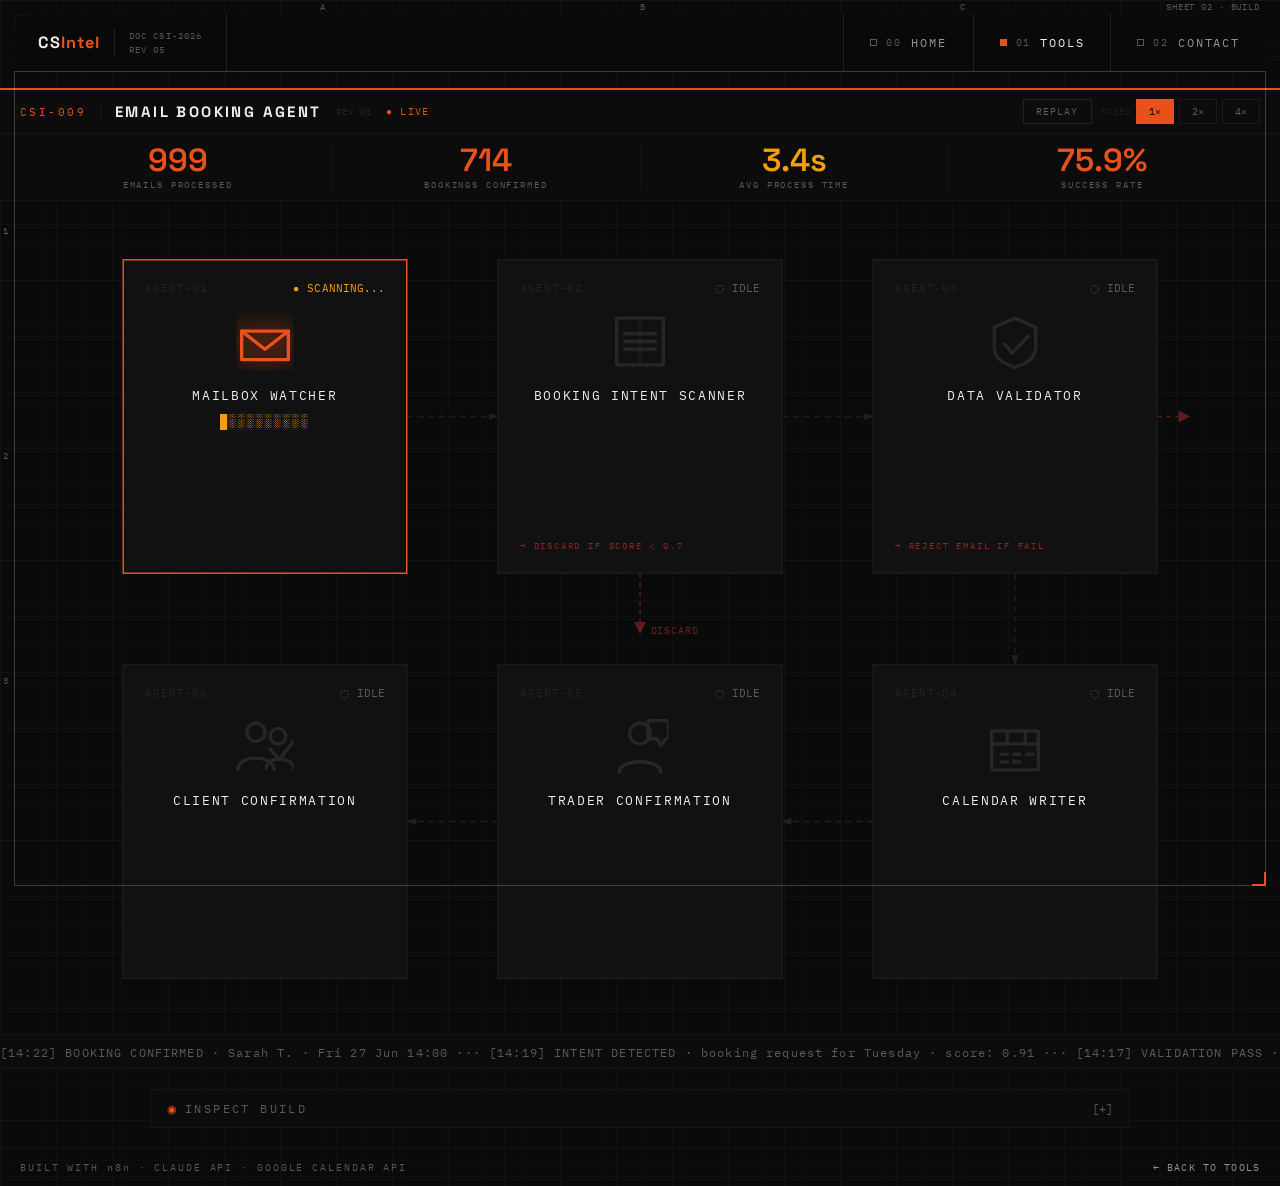
<file: email-booking-tool.html>
<!DOCTYPE html>
<html lang="en">
<head>
  <meta charset="UTF-8">
  <meta name="viewport" content="width=device-width, initial-scale=1.0">
  <meta name="theme-color" content="#0A0A0A">
  <title>CSIntel — Email Booking Agent | Build Visualisation</title>
  <meta name="description" content="A live build visualisation of CSIntel's n8n email-booking pipeline — six agents from inbox watch to dual confirmation, classified by Claude and written to Google Calendar.">
  <link rel="canonical" href="https://csintel.co.uk/email-booking-tool.html">

  <meta property="og:type" content="website">
  <meta property="og:title" content="CSIntel — Email Booking Agent | Build Visualisation">
  <meta property="og:description" content="Watch the six-agent n8n email-booking pipeline play out in real time — intent detection, validation, calendar write, dual confirmation.">
  <meta property="og:image" content="https://csintel.co.uk/assets/og-image.png">
  <meta property="og:url" content="https://csintel.co.uk/email-booking-tool.html">
  <meta name="twitter:card" content="summary_large_image">

  <link rel="preconnect" href="https://fonts.googleapis.com">
  <link rel="preconnect" href="https://fonts.gstatic.com" crossorigin>
  <link href="https://fonts.googleapis.com/css2?family=IBM+Plex+Mono:wght@400;500;600&family=Space+Grotesk:wght@400;500;600;700&display=swap" rel="stylesheet">
  <link rel="stylesheet" href="css/main.css">

  <style>
    /* ════════════════════════════════════════════════
       EMAIL BOOKING AGENT — build visualisation
       Page-specific styles. Brand-remapped from the
       green handoff to CSIntel orange/amber/cyan/red.
       ════════════════════════════════════════════════ */
    .eb-app {
      --eb-on:    var(--accent);          /* active / complete / live (orange) */
      --eb-amber: var(--amber);           /* processing */
      --eb-cyan:  #00C8FF;                /* data in transit (kept) */
      --eb-red:   #FF3B3B;                /* rejected branch (kept) */
      --eb-card:  #111111;
      --eb-raise: #0C0C0C;
      --eb-scale: 1;                      /* pipeline zoom — scaled up on wider screens */
      font-family: var(--mono);
      min-height: calc(100vh - var(--nav-h) - var(--frame));
      padding-top: calc(var(--nav-h) + var(--frame) + 16px);
      background-image: url("data:image/svg+xml,%3Csvg xmlns='http://www.w3.org/2000/svg' width='40' height='40'%3E%3Cpath d='M 40 0 L 0 0 0 40' fill='none' stroke='%231A1A1A' stroke-width='0.5'/%3E%3C/svg%3E");
    }

    /* ── 1. Control bar (header strip) ── */
    .eb-bar {
      position: sticky;
      top: calc(var(--nav-h) + var(--frame));
      z-index: 80;
      border-top: 2px solid var(--eb-on);
      border-bottom: 1px solid #161616;
      background: var(--eb-raise);
      padding: 9px 20px;
      display: flex;
      justify-content: space-between;
      align-items: center;
      flex-wrap: wrap;
      gap: 10px;
    }
    .eb-bar-left { display: flex; align-items: center; gap: 14px; flex-wrap: wrap; }
    .eb-bar-ref { color: var(--eb-on); font-size: 9px; letter-spacing: .22em; }
    .eb-bar-div { width: 1px; height: 12px; background: #1E1E1E; }
    .eb-bar-title { font-family: var(--sans); font-weight: 700; font-size: 12px; color: var(--text); letter-spacing: .16em; }
    .eb-bar-rev { font-size: 8px; color: #252525; letter-spacing: .12em; }
    .eb-bar-live { font-size: 8px; color: var(--eb-on); letter-spacing: .12em; animation: ebLiveBlink 1.5s ease-in-out infinite; }
    .eb-bar-right { display: flex; align-items: center; gap: 5px; }
    .eb-btn {
      font-family: var(--mono);
      background: transparent;
      border: 1px solid #222;
      color: #5A5A5A;
      font-size: 7.5px;
      letter-spacing: .12em;
      padding: 4px 10px;
      cursor: pointer;
      transition: border-color .2s, color .2s, background .2s;
    }
    .eb-btn:hover { border-color: #3A3A3A; color: var(--text-muted); }
    .eb-speed-label { font-size: 7px; color: #1E1E1E; letter-spacing: .12em; margin-left: 4px; }
    .eb-speed {
      font-family: var(--mono);
      background: transparent;
      border: 1px solid #1A1A1A;
      color: #5A5A5A;
      font-size: 7.5px;
      padding: 4px 9px;
      cursor: pointer;
      transition: background .2s, border-color .2s, color .2s;
    }
    .eb-speed:hover { border-color: #3A3A3A; color: var(--text-muted); }
    .eb-speed.active { background: var(--eb-on); border-color: var(--eb-on); color: #0A0A0A; }

    /* ── 2. Metrics bar ── */
    .eb-metrics {
      border-bottom: 1px solid #131313;
      padding: 10px 24px;
      background: var(--eb-raise);
      display: flex;
      justify-content: space-around;
      align-items: center;
      flex-wrap: wrap;
      gap: 12px 0;
    }
    .eb-metric { display: flex; flex-direction: column; align-items: center; gap: 3px; flex: 1; min-width: 120px; }
    .eb-metric + .eb-metric { border-left: 1px solid #131313; align-self: stretch; justify-content: center; }
    .eb-metric-label { font-size: 6.5px; color: #5A5A5A; letter-spacing: .22em; }
    .eb-metric-val { font-family: var(--sans); font-weight: 600; font-size: 20px; line-height: 1; color: var(--eb-on); }
    .eb-metric-val.amber { color: var(--eb-amber); }

    /* ── 3. Visualisation area ── */
    .eb-viz-wrap { display: flex; justify-content: center; padding: 28px 16px 0; overflow-x: auto; height: calc(520px * var(--eb-scale) + 28px); }
    .eb-viz { position: relative; width: 730px; min-height: 520px; flex-shrink: 0; transform: scale(var(--eb-scale)); transform-origin: top center; }

    .eb-conn-svg { position: absolute; top: 0; left: 0; z-index: 1; pointer-events: none; overflow: visible; }
    .eb-conn { stroke: #1C1C1C; stroke-width: 1; stroke-dasharray: 4 3; }
    .eb-conn.eb-conn-active { stroke: var(--eb-cyan); animation: ebDashFlow .35s linear infinite; }
    .eb-pulse { fill: var(--eb-cyan); filter: drop-shadow(0 0 6px var(--eb-cyan)); }
    .eb-branch-line { stroke: var(--eb-red); stroke-width: 1; stroke-dasharray: 3 3; opacity: .3; }
    .eb-branch-arrow { fill: var(--eb-red); opacity: .35; }
    .eb-branch-label { fill: var(--eb-red); opacity: .4; font-family: var(--mono); font-size: 6.5px; letter-spacing: .1em; }

    .eb-grid {
      position: relative;
      z-index: 2;
      display: grid;
      grid-template-columns: repeat(3, 190px);
      gap: 60px;
      padding: 20px;
    }
    /* U-shape: data flow 01→02→03→04→05→06 traces left-to-right then right-to-left */
    .eb-card:nth-child(1) { order: 1; }
    .eb-card:nth-child(2) { order: 2; }
    .eb-card:nth-child(3) { order: 3; }
    .eb-card:nth-child(4) { order: 6; }
    .eb-card:nth-child(5) { order: 5; }
    .eb-card:nth-child(6) { order: 4; }

    .eb-card {
      height: 210px;
      display: flex;
      flex-direction: column;
      overflow: hidden;
      padding: 14px;
      background: var(--eb-card);
      border: 1px solid #1A1A1A;
      cursor: pointer;
      text-align: left;
      font: inherit;
      color: inherit;
      transition: background .25s, border-color .4s;
    }
    .eb-card:hover { background: #141414; }
    .eb-card[data-state="active"] {
      border-color: var(--eb-on);
      animation: ebActivePulse 2s ease-in-out infinite;
    }
    .eb-card[data-state="complete"] {
      border-color: var(--eb-on);
      box-shadow: 0 0 0 1px rgba(232,82,26,.18), 0 0 14px rgba(232,82,26,.08);
    }

    .eb-card-top { display: flex; justify-content: space-between; margin-bottom: 8px; flex-shrink: 0; }
    .eb-card-ref { font-size: 7px; color: #232323; letter-spacing: .18em; }
    .eb-card-status { font-size: 7px; letter-spacing: .1em; color: #5A5A5A; }
    .eb-card[data-state="active"] .eb-card-status { color: var(--eb-amber); }
    .eb-card[data-state="complete"] .eb-card-status { color: var(--eb-on); }

    .eb-icon-wrap { height: 46px; display: flex; justify-content: center; align-items: center; margin-bottom: 7px; flex-shrink: 0; }
    .eb-icon { width: 38px; height: 38px; }
    .eb-icon path, .eb-icon circle { stroke: #262626; fill: none; stroke-width: 1.3; stroke-linecap: round; stroke-linejoin: round; transition: stroke .4s, filter .4s; }
    .eb-card[data-state="active"] .eb-icon path,
    .eb-card[data-state="active"] .eb-icon circle { stroke: var(--eb-on); filter: drop-shadow(0 0 5px var(--eb-on)); }
    .eb-card[data-state="complete"] .eb-icon path,
    .eb-card[data-state="complete"] .eb-icon circle { stroke: var(--eb-on); }
    .eb-icon .eb-beam { opacity: .45; }

    .eb-card-name { font-size: 8.5px; color: var(--text); letter-spacing: .17em; text-align: center; flex-shrink: 0; margin-bottom: 7px; line-height: 1.35; }
    .eb-card-bar { flex-shrink: 0; margin-bottom: 7px; text-align: center; font-size: 8px; color: #1C1C1C; transition: color .3s; letter-spacing: 1px; }
    .eb-card[data-state="active"] .eb-card-bar { color: var(--eb-amber); }
    .eb-card[data-state="complete"] .eb-card-bar { color: var(--eb-on); }

    .eb-card-log { flex: 1; overflow: hidden; min-height: 0; }
    .eb-log-line { font-size: 6.5px; color: #333; line-height: 1.65; white-space: nowrap; overflow: hidden; text-overflow: ellipsis; animation: ebLogIn .2s ease forwards; }
    .eb-card-branch { flex-shrink: 0; margin-top: 2px; font-size: 6px; color: var(--eb-red); opacity: .5; letter-spacing: .09em; }

    .eb-banner {
      position: absolute;
      top: 50%; left: 50%;
      transform: translate(-50%, -50%);
      z-index: 10;
      pointer-events: none;
      white-space: nowrap;
      opacity: 0;
      visibility: hidden;
    }
    .eb-banner.show { visibility: visible; animation: ebCompletePop .4s cubic-bezier(.17,.67,.35,1.15) forwards; }
    .eb-banner-inner {
      background: rgba(4,4,4,.94);
      border: 1px solid var(--eb-on);
      padding: 20px 48px;
      text-align: center;
      box-shadow: 0 0 40px rgba(232,82,26,.15);
    }
    .eb-banner-title { font-family: var(--sans); font-weight: 700; font-size: 17px; color: var(--eb-on); animation: ebCompletePulse 1.6s ease-in-out infinite; }
    .eb-banner-sub { font-size: 7px; color: #5A5A5A; letter-spacing: .22em; margin-top: 6px; }

    /* ── 4. Event ticker ── */
    .eb-ticker {
      border-top: 1px solid #131313;
      border-bottom: 1px solid #131313;
      margin-top: 24px;
      padding: 5px 0;
      background: var(--eb-raise);
      overflow: hidden;
    }
    .eb-ticker-inner { display: inline-block; white-space: nowrap; animation: ebTickerScroll 60s linear infinite; }
    .eb-ticker-inner span { font-size: 7.5px; color: #5A5A5A; letter-spacing: .1em; }

    /* ── 5. Inspect build panel ── */
    .eb-inspect { max-width: 730px; margin: 20px auto; padding: 0; border: 1px solid #161616; }
    .eb-inspect-head {
      width: 100%;
      padding: 11px 16px;
      display: flex;
      justify-content: space-between;
      align-items: center;
      background: var(--eb-raise);
      cursor: pointer;
      border: none;
      font: inherit;
    }
    .eb-inspect-head-left { display: flex; align-items: center; gap: 8px; }
    .eb-inspect-dot { color: var(--eb-on); font-size: 8px; }
    .eb-inspect-label { font-size: 9px; color: #5A5A5A; letter-spacing: .2em; }
    .eb-inspect-sign { font-size: 9px; color: #5A5A5A; }
    .eb-inspect-body { display: none; padding: 18px 16px; background: #0D0D0D; border-top: 1px solid #161616; }
    .eb-inspect.open .eb-inspect-body { display: grid; grid-template-columns: 1fr 1fr; gap: 16px 28px; }
    .eb-inspect-sec-label { font-size: 7px; color: #5A5A5A; letter-spacing: .22em; margin-bottom: 6px; }
    .eb-inspect-sec-body { font-size: 8px; color: var(--text-muted); line-height: 1.85; }
    .eb-inspect-status { color: var(--eb-on); }
    .eb-inspect-link { color: var(--eb-cyan); text-decoration: none; }
    .eb-inspect-link:hover { text-decoration: underline; text-underline-offset: 3px; }

    /* ── 6. Footer ── */
    .eb-footer {
      border-top: 1px solid #131313;
      padding: 12px 20px;
      display: flex;
      justify-content: space-between;
      align-items: center;
      margin-top: 16px;
      flex-wrap: wrap;
      gap: 8px;
    }
    .eb-footer-built { font-size: 7px; color: var(--text-faint); letter-spacing: .2em; }
    .eb-footer-back { font-size: 7px; color: var(--text-muted); letter-spacing: .12em; text-decoration: none; }
    .eb-footer-back:hover { color: var(--eb-on); }

    /* ── Modal ── */
    .eb-modal {
      position: fixed;
      inset: 0;
      background: rgba(0,0,0,.9);
      z-index: 500;
      display: none;
      align-items: center;
      justify-content: center;
      padding: 20px;
    }
    .eb-modal.show { display: flex; }
    .eb-modal-panel {
      background: var(--eb-card);
      border: 1px solid #222;
      max-width: 560px;
      width: 100%;
      max-height: 85vh;
      overflow-y: auto;
      padding: 22px;
    }
    .eb-modal-top { display: flex; justify-content: space-between; align-items: flex-start; margin-bottom: 18px; padding-bottom: 14px; border-bottom: 1px solid #161616; }
    .eb-modal-ref { font-size: 7px; color: #5A5A5A; letter-spacing: .22em; display: block; margin-bottom: 6px; }
    .eb-modal-name { font-family: var(--sans); font-weight: 600; font-size: 15px; color: var(--text); letter-spacing: .1em; }
    .eb-modal-close {
      font-family: var(--mono);
      background: transparent;
      border: 1px solid #222;
      color: var(--text-muted);
      font-size: 7.5px;
      letter-spacing: .12em;
      padding: 4px 10px;
      cursor: pointer;
    }
    .eb-modal-close:hover { border-color: #3A3A3A; color: var(--text); }
    .eb-modal-desc { font-size: 8.5px; color: var(--text-muted); line-height: 1.85; margin-bottom: 20px; }
    .eb-modal-seclabel { font-size: 7px; color: #5A5A5A; letter-spacing: .22em; margin-bottom: 8px; }
    .eb-modal-block { margin-bottom: 18px; }
    .eb-io-row { font-size: 8px; color: var(--text-muted); padding: 5px 0; border-bottom: 1px solid #151515; }
    .eb-io-out { color: var(--eb-on); opacity: .7; }
    .eb-modal-tech { display: flex; flex-wrap: wrap; gap: 5px; }
    .eb-modal-tech span { background: #161616; border: 1px solid #1E1E1E; color: var(--text-muted); font-size: 7.5px; padding: 4px 10px; letter-spacing: .1em; }

    /* ── Keyframes ── */
    @keyframes ebLiveBlink { 0%,49% { opacity: 1; } 50%,100% { opacity: .2; } }
    @keyframes ebActivePulse {
      0%,100% { box-shadow: 0 0 0 1px var(--eb-on), 0 0 14px rgba(232,82,26,.3); }
      50%     { box-shadow: 0 0 0 1px var(--eb-on), 0 0 34px rgba(232,82,26,.65), 0 0 55px rgba(232,82,26,.12); }
    }
    @keyframes ebCompletePop {
      from { opacity: 0; transform: translate(-50%,-50%) scale(.88); }
      to   { opacity: 1; transform: translate(-50%,-50%) scale(1); }
    }
    @keyframes ebCompletePulse {
      0%,100% { letter-spacing: .28em; opacity: .85; }
      50%     { letter-spacing: .48em; opacity: 1; }
    }
    @keyframes ebDashFlow { from { stroke-dashoffset: 14; } to { stroke-dashoffset: 0; } }
    @keyframes ebTickerScroll { from { transform: translateX(0); } to { transform: translateX(-50%); } }
    @keyframes ebLogIn { from { opacity: 0; transform: translateY(3px); } to { opacity: 1; transform: none; } }
    @keyframes eb-pulse0 { from { transform: translateX(0); } to { transform: translateX(60px); } }
    @keyframes eb-pulse1 { from { transform: translateX(0); } to { transform: translateX(60px); } }
    @keyframes eb-pulse2 { from { transform: translateY(0); } to { transform: translateY(60px); } }
    @keyframes eb-pulse3 { from { transform: translateX(0); } to { transform: translateX(-60px); } }
    @keyframes eb-pulse4 { from { transform: translateX(0); } to { transform: translateX(-60px); } }

    /* ── Scale the instrument up on wider screens so it fills the
          page and the text is readable. The pipeline scales as a single
          unit, so the SVG connections stay aligned to the cards. ── */
    @media (min-width: 769px) {
      .eb-app { --eb-scale: 1.28; }
      .eb-bar-ref { font-size: 11px; }
      .eb-bar-title { font-size: 15px; }
      .eb-bar-rev { font-size: 9px; }
      .eb-bar-live { font-size: 10px; }
      .eb-btn, .eb-speed { font-size: 9.5px; padding: 5px 12px; }
      .eb-speed-label { font-size: 9px; }
      .eb-metric-label { font-size: 8.5px; }
      .eb-metric-val { font-size: 28px; }
      .eb-ticker { padding: 7px 0; }
      .eb-ticker-inner span { font-size: 10.5px; }
      .eb-inspect { max-width: 980px; }
      .eb-inspect-dot { font-size: 11px; }
      .eb-inspect-label { font-size: 12px; }
      .eb-inspect-sign { font-size: 12px; }
      .eb-inspect-sec-label { font-size: 9.5px; }
      .eb-inspect-sec-body { font-size: 11px; }
      .eb-footer-built, .eb-footer-back { font-size: 9.5px; }
    }
    @media (min-width: 1280px) {
      .eb-app { --eb-scale: 1.5; }
      .eb-metric-val { font-size: 32px; }
      .eb-ticker-inner span { font-size: 11.5px; }
    }
    @media (min-width: 1680px) {
      .eb-app { --eb-scale: 1.7; }
    }

    /* ── Responsive < 768px ── */
    @media (max-width: 768px) {
      .eb-conn-svg { display: none; }
      .eb-viz-wrap { padding: 20px 12px 0; overflow-x: hidden; height: auto; }
      .eb-viz { width: 100%; min-height: auto; transform: none; }
      .eb-grid { grid-template-columns: 1fr; gap: 16px; padding: 0; }
      .eb-card { order: 0 !important; height: auto; min-height: 200px; }
      .eb-card:nth-child(n) { order: 0; }
      .eb-banner { position: static; transform: none; margin: 18px auto 0; }
      .eb-banner.show { animation: none; opacity: 1; }
    }

    @media (prefers-reduced-motion: reduce) {
      .eb-bar-live, .eb-ticker-inner, .eb-card[data-state="active"],
      .eb-banner-title { animation: none !important; }
      .eb-banner { opacity: 1; }
    }
  </style>
</head>
<body>
  <a href="#main" class="skip-link">SKIP TO CONTENT</a>

  <div class="cursor-glow" aria-hidden="true"></div>
  <div class="sheet-frame" aria-hidden="true"></div>
  <div class="zone-marks" aria-hidden="true">
    <span class="zm-t1">A</span><span class="zm-t2">B</span><span class="zm-t3">C</span>
    <span class="zm-l1">1</span><span class="zm-l2">2</span><span class="zm-l3">3</span>
    <span class="zm-ref">SHEET 02 · BUILD</span>
  </div>
  <div class="page-wipe" aria-hidden="true"><span class="wipe-label">LOADING ░ NEXT SHEET</span></div>

  <nav class="nav-bar" aria-label="Main navigation">
    <a href="index.html" class="nav-brand" aria-label="CSIntel home">
      <span class="nav-wordmark">CS<b>Intel</b></span>
      <span class="nav-doc">DOC&nbsp;CSI-2026<br>REV&nbsp;05</span>
    </a>
    <ul class="nav-links" role="list">
      <li><a href="index.html"><span class="sq"></span><span class="idx">00</span>HOME</a></li>
      <li><a href="tools.html" class="active" aria-current="page"><span class="sq"></span><span class="idx">01</span>TOOLS</a></li>
      <li><a href="contact.html"><span class="sq"></span><span class="idx">02</span>CONTACT</a></li>
    </ul>
    <button class="nav-burger" id="nav-burger" aria-label="Toggle menu" aria-expanded="false">
      <span></span><span></span><span></span>
    </button>
  </nav>
  <nav class="nav-mobile" id="nav-mobile" aria-label="Mobile navigation">
    <a href="index.html">HOME</a>
    <a href="tools.html" class="active">TOOLS</a>
    <a href="contact.html">CONTACT</a>
  </nav>

  <main id="main">
    <div class="eb-app">

      <!-- ── Control bar ── -->
      <div class="eb-bar">
        <div class="eb-bar-left">
          <span class="eb-bar-ref">CSI-009</span>
          <span class="eb-bar-div" aria-hidden="true"></span>
          <span class="eb-bar-title">EMAIL BOOKING AGENT</span>
          <span class="eb-bar-rev">REV 01</span>
          <span class="eb-bar-live">● LIVE</span>
        </div>
        <div class="eb-bar-right">
          <button class="eb-btn" id="eb-replay" type="button">REPLAY</button>
          <span class="eb-speed-label">SPEED</span>
          <button class="eb-speed active" data-speed="1" type="button" aria-pressed="true">1×</button>
          <button class="eb-speed" data-speed="2" type="button" aria-pressed="false">2×</button>
          <button class="eb-speed" data-speed="4" type="button" aria-pressed="false">4×</button>
        </div>
      </div>

      <!-- ── Metrics ── -->
      <div class="eb-metrics">
        <div class="eb-metric">
          <span class="eb-metric-val" data-count="1247">0</span>
          <span class="eb-metric-label">EMAILS PROCESSED</span>
        </div>
        <div class="eb-metric">
          <span class="eb-metric-val" data-count="891">0</span>
          <span class="eb-metric-label">BOOKINGS CONFIRMED</span>
        </div>
        <div class="eb-metric">
          <span class="eb-metric-val amber" data-count="4.2" data-dp="1" data-suffix="s">0s</span>
          <span class="eb-metric-label">AVG PROCESS TIME</span>
        </div>
        <div class="eb-metric">
          <span class="eb-metric-val" data-count="94.7" data-dp="1" data-suffix="%">0%</span>
          <span class="eb-metric-label">SUCCESS RATE</span>
        </div>
      </div>

      <!-- ── Visualisation ── -->
      <div class="eb-viz-wrap">
        <div class="eb-viz">

          <svg class="eb-conn-svg" viewBox="0 0 730 520" width="730" height="520" aria-hidden="true">
            <defs>
              <marker id="mDim" markerWidth="7" markerHeight="5" refX="6" refY="2.5" orient="auto">
                <path d="M0,0 L7,2.5 L0,5 Z" fill="#1E1E1E"/>
              </marker>
              <marker id="mCyan" markerWidth="7" markerHeight="5" refX="6" refY="2.5" orient="auto">
                <path d="M0,0 L7,2.5 L0,5 Z" fill="#00C8FF"/>
              </marker>
            </defs>

            <!-- 5 connection lines -->
            <line id="eb-conn-0" class="eb-conn" x1="210" y1="125" x2="270" y2="125" marker-end="url(#mDim)"/>
            <line id="eb-conn-1" class="eb-conn" x1="460" y1="125" x2="520" y2="125" marker-end="url(#mDim)"/>
            <line id="eb-conn-2" class="eb-conn" x1="615" y1="230" x2="615" y2="290" marker-end="url(#mDim)"/>
            <line id="eb-conn-3" class="eb-conn" x1="520" y1="395" x2="460" y2="395" marker-end="url(#mDim)"/>
            <line id="eb-conn-4" class="eb-conn" x1="270" y1="395" x2="210" y2="395" marker-end="url(#mDim)"/>

            <!-- DISCARD branch (from AGENT-02) -->
            <line class="eb-branch-line" x1="365" y1="230" x2="365" y2="262"/>
            <path class="eb-branch-arrow" d="M361,262 L369,262 L365,270 Z"/>
            <text class="eb-branch-label" x="372" y="270">DISCARD</text>

            <!-- REJECT branch (from AGENT-03) -->
            <line class="eb-branch-line" x1="710" y1="125" x2="724" y2="125"/>
            <path class="eb-branch-arrow" d="M724,121 L724,129 L732,125 Z"/>
            <text class="eb-branch-label" x="676" y="116">REJECT</text>

            <!-- travelling data pulses injected here -->
            <g id="eb-pulse-layer"></g>
          </svg>

          <div class="eb-grid">

            <!-- AGENT-01 -->
            <div class="eb-card" data-state="idle" role="button" tabindex="0" aria-label="AGENT-01 MAILBOX WATCHER — inspect">
              <div class="eb-card-top"><span class="eb-card-ref">AGENT-01</span><span class="eb-card-status">◌ IDLE</span></div>
              <div class="eb-icon-wrap">
                <svg class="eb-icon" viewBox="0 0 22 22">
                  <path d="M2,7 L11,14 L20,7"/>
                  <path d="M2,7 L2,18 L20,18 L20,7 Z"/>
                </svg>
              </div>
              <div class="eb-card-name">MAILBOX WATCHER</div>
              <div class="eb-card-bar">░░░░░░░░░░</div>
              <div class="eb-card-log"></div>
            </div>

            <!-- AGENT-02 -->
            <div class="eb-card" data-state="idle" role="button" tabindex="0" aria-label="AGENT-02 BOOKING INTENT SCANNER — inspect">
              <div class="eb-card-top"><span class="eb-card-ref">AGENT-02</span><span class="eb-card-status">◌ IDLE</span></div>
              <div class="eb-icon-wrap">
                <svg class="eb-icon" viewBox="0 0 22 22">
                  <path d="M2,2 L20,2 L20,20 L2,20 Z"/>
                  <path d="M5,8 L17,8 M5,11 L17,11 M5,14 L17,14"/>
                  <path class="eb-beam" d="M11,2 L11,20"/>
                </svg>
              </div>
              <div class="eb-card-name">BOOKING INTENT SCANNER</div>
              <div class="eb-card-bar">░░░░░░░░░░</div>
              <div class="eb-card-log"></div>
              <div class="eb-card-branch">→ DISCARD IF SCORE &lt; 0.7</div>
            </div>

            <!-- AGENT-03 -->
            <div class="eb-card" data-state="idle" role="button" tabindex="0" aria-label="AGENT-03 DATA VALIDATOR — inspect">
              <div class="eb-card-top"><span class="eb-card-ref">AGENT-03</span><span class="eb-card-status">◌ IDLE</span></div>
              <div class="eb-icon-wrap">
                <svg class="eb-icon" viewBox="0 0 22 22">
                  <path d="M11,2 L19,5.5 L19,13 C19,17.5 15.5,19.5 11,21 C6.5,19.5 3,17.5 3,13 L3,5.5 Z"/>
                  <path d="M7,12 L10,15.5 L16,9"/>
                </svg>
              </div>
              <div class="eb-card-name">DATA VALIDATOR</div>
              <div class="eb-card-bar">░░░░░░░░░░</div>
              <div class="eb-card-log"></div>
              <div class="eb-card-branch">→ REJECT EMAIL IF FAIL</div>
            </div>

            <!-- AGENT-04 -->
            <div class="eb-card" data-state="idle" role="button" tabindex="0" aria-label="AGENT-04 CALENDAR WRITER — inspect">
              <div class="eb-card-top"><span class="eb-card-ref">AGENT-04</span><span class="eb-card-status">◌ IDLE</span></div>
              <div class="eb-icon-wrap">
                <svg class="eb-icon" viewBox="0 0 22 22">
                  <path d="M2,5 L20,5 L20,20 L2,20 Z"/>
                  <path d="M2,10 L20,10"/>
                  <path d="M8,5 L8,10 M15,5 L15,10"/>
                  <path d="M5.5,14 L8,14 M10.5,14 L13,14 M15.5,14 L18,14"/>
                  <path d="M5.5,17 L8,17 M10.5,17 L13,17"/>
                </svg>
              </div>
              <div class="eb-card-name">CALENDAR WRITER</div>
              <div class="eb-card-bar">░░░░░░░░░░</div>
              <div class="eb-card-log"></div>
            </div>

            <!-- AGENT-05 -->
            <div class="eb-card" data-state="idle" role="button" tabindex="0" aria-label="AGENT-05 TRADER CONFIRMATION — inspect">
              <div class="eb-card-top"><span class="eb-card-ref">AGENT-05</span><span class="eb-card-status">◌ IDLE</span></div>
              <div class="eb-icon-wrap">
                <svg class="eb-icon" viewBox="0 0 22 22">
                  <path d="M11,2 a4,4 0 1 0 0,8 a4,4 0 1 0 0,-8"/>
                  <path d="M3,21 C3,15.5 19,15.5 19,21"/>
                  <path d="M15,1 L21,1 a1,1 0 0 1 1,1 v5 a1,1 0 0 1 -1,1 l-2,2.5 -1.5,-2.5 H15 a1,1 0 0 1 -1,-1 V2 a1,1 0 0 1 1,-1 Z"/>
                </svg>
              </div>
              <div class="eb-card-name">TRADER CONFIRMATION</div>
              <div class="eb-card-bar">░░░░░░░░░░</div>
              <div class="eb-card-log"></div>
            </div>

            <!-- AGENT-06 -->
            <div class="eb-card" data-state="idle" role="button" tabindex="0" aria-label="AGENT-06 CLIENT CONFIRMATION — inspect">
              <div class="eb-card-top"><span class="eb-card-ref">AGENT-06</span><span class="eb-card-status">◌ IDLE</span></div>
              <div class="eb-icon-wrap">
                <svg class="eb-icon" viewBox="0 0 22 22">
                  <path d="M7.5,2 a3.5,3.5 0 1 0 0,7 a3.5,3.5 0 1 0 0,-7"/>
                  <path d="M0.5,20 C0.5,14 14.5,14 14.5,20"/>
                  <path d="M16,4 a3,3 0 1 0 0,6 a3,3 0 1 0 0,-6"/>
                  <path d="M11.5,19.5 C11.5,14.5 22,14.5 22,19.5"/>
                  <path d="M13,12 L16.5,16 L22,9"/>
                </svg>
              </div>
              <div class="eb-card-name">CLIENT CONFIRMATION</div>
              <div class="eb-card-bar">░░░░░░░░░░</div>
              <div class="eb-card-log"></div>
            </div>

          </div>

          <div class="eb-banner" aria-hidden="true">
            <div class="eb-banner-inner">
              <div class="eb-banner-title">PIPELINE COMPLETE</div>
              <div class="eb-banner-sub">ALL AGENTS NOMINAL · BOOKING CONFIRMED</div>
            </div>
          </div>

        </div>
      </div>

      <!-- ── Event ticker ── -->
      <div class="eb-ticker" aria-hidden="true">
        <div class="eb-ticker-inner">
          <span>[14:22] BOOKING CONFIRMED · Sarah T. · Fri 27 Jun 14:00 ··· [14:19] INTENT DETECTED · booking request for Tuesday · score: 0.91 ··· [14:17] VALIDATION PASS · date OK · time OK · service OK ··· [14:15] EMAIL RECEIVED · from m.jones@designco.uk ··· [14:12] CALENDAR EVENT CREATED · ID: gcal_7d2c1a ··· [14:09] TRADER CONFIRMED · reply received in 38s ··· [14:07] CLIENT EMAIL SENT · delivery confirmed ··· [14:04] PIPELINE COMPLETE · 4.1s total ··· [14:01] BOOKING CONFIRMED · Tom H. · Mon 23 Jun 10:30 ··· [13:58] DISCARD · intent_score: 0.23 · not a booking ··· [13:55] VALIDATION FAIL · date in past · rejection sent ··· [13:52] BOOKING CONFIRMED · Ana W. · Wed 25 Jun 09:00 ··· </span>
          <span>[14:22] BOOKING CONFIRMED · Sarah T. · Fri 27 Jun 14:00 ··· [14:19] INTENT DETECTED · booking request for Tuesday · score: 0.91 ··· [14:17] VALIDATION PASS · date OK · time OK · service OK ··· [14:15] EMAIL RECEIVED · from m.jones@designco.uk ··· [14:12] CALENDAR EVENT CREATED · ID: gcal_7d2c1a ··· [14:09] TRADER CONFIRMED · reply received in 38s ··· [14:07] CLIENT EMAIL SENT · delivery confirmed ··· [14:04] PIPELINE COMPLETE · 4.1s total ··· [14:01] BOOKING CONFIRMED · Tom H. · Mon 23 Jun 10:30 ··· [13:58] DISCARD · intent_score: 0.23 · not a booking ··· [13:55] VALIDATION FAIL · date in past · rejection sent ··· [13:52] BOOKING CONFIRMED · Ana W. · Wed 25 Jun 09:00 ··· </span>
        </div>
      </div>

      <!-- ── Inspect build panel ── -->
      <div class="eb-inspect">
        <button class="eb-inspect-head" type="button" aria-expanded="false">
          <span class="eb-inspect-head-left">
            <span class="eb-inspect-dot">◉</span>
            <span class="eb-inspect-label">INSPECT BUILD</span>
          </span>
          <span class="eb-inspect-sign">[+]</span>
        </button>
        <div class="eb-inspect-body">
          <div>
            <div class="eb-inspect-sec-label">// OVERVIEW</div>
            <div class="eb-inspect-sec-body">A 6-agent n8n pipeline that monitors a client email inbox and automatically books appointments end-to-end — from intent detection through dual-confirmation to calendar write.</div>
          </div>
          <div>
            <div class="eb-inspect-sec-label">// STACK</div>
            <div class="eb-inspect-sec-body">n8n · Anthropic Claude API · Google Calendar API v3 · Gmail API v1</div>
          </div>
          <div>
            <div class="eb-inspect-sec-label">// TRIGGER</div>
            <div class="eb-inspect-sec-body">Email Poll (15s interval) / Gmail Webhook</div>
          </div>
          <div>
            <div class="eb-inspect-sec-label">// STATUS</div>
            <div class="eb-inspect-sec-body eb-inspect-status">● DEPLOYED</div>
          </div>
          <div>
            <div class="eb-inspect-sec-label">// WORKFLOW DIAGRAM</div>
            <div class="eb-inspect-sec-body"><a class="eb-inspect-link" href="#">VIEW n8n WORKFLOW DIAGRAM →</a></div>
          </div>
          <div>
            <div class="eb-inspect-sec-label">// CLAUDE MODEL</div>
            <div class="eb-inspect-sec-body">claude-sonnet-4-6 · intent classification</div>
          </div>
        </div>
      </div>

      <!-- ── Footer ── -->
      <div class="eb-footer">
        <span class="eb-footer-built">BUILT WITH n8n · CLAUDE API · GOOGLE CALENDAR API</span>
        <a class="eb-footer-back" href="tools.html#email-booking">← BACK TO TOOLS</a>
      </div>

      <!-- ── Inspect modal ── -->
      <div class="eb-modal" role="dialog" aria-modal="true" aria-labelledby="eb-modal-name" aria-hidden="true">
        <div class="eb-modal-panel">
          <div class="eb-modal-top">
            <div>
              <span class="eb-modal-ref"></span>
              <span class="eb-modal-name" id="eb-modal-name"></span>
            </div>
            <button class="eb-modal-close" type="button">CLOSE ✕</button>
          </div>
          <div class="eb-modal-desc"></div>
          <div class="eb-modal-block">
            <div class="eb-modal-seclabel">// INPUTS</div>
            <div class="eb-modal-inputs"></div>
          </div>
          <div class="eb-modal-block">
            <div class="eb-modal-seclabel">// OUTPUTS</div>
            <div class="eb-modal-outputs"></div>
          </div>
          <div class="eb-modal-block">
            <div class="eb-modal-seclabel">// TECH</div>
            <div class="eb-modal-tech"></div>
          </div>
        </div>
      </div>

    </div>
  </main>

  <script src="js/main.js" defer></script>
  <script src="js/nav.js" defer></script>
  <script src="js/email-booking.js" defer></script>
</body>
</html>
</file>
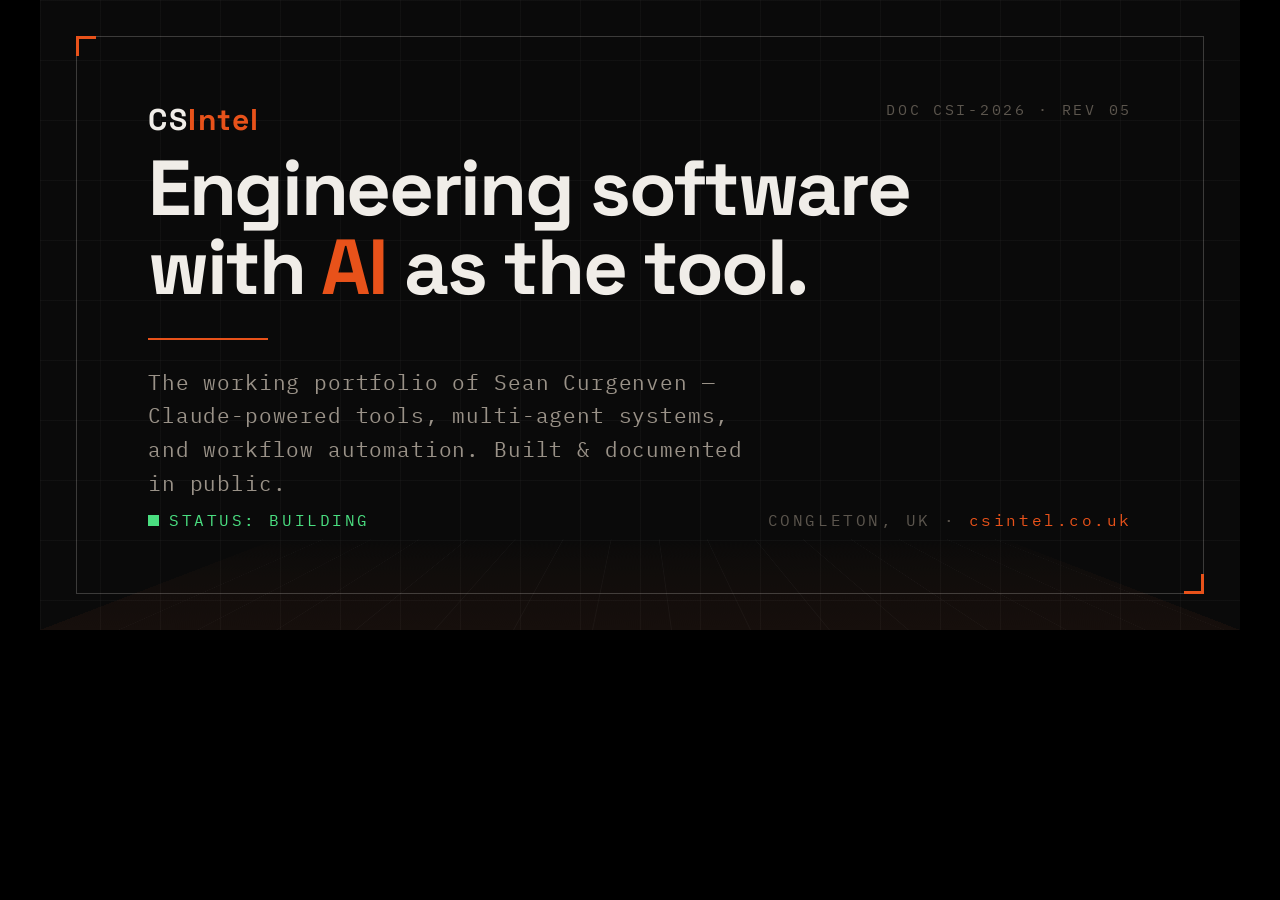
<file: og-image.html>
<!DOCTYPE html>
<html lang="en">
<head>
  <meta charset="UTF-8">
  <title>CSIntel — OG Card</title>
  <link rel="preconnect" href="https://fonts.googleapis.com">
  <link rel="preconnect" href="https://fonts.gstatic.com" crossorigin>
  <link href="https://fonts.googleapis.com/css2?family=IBM+Plex+Mono:wght@400;500;600&family=Space+Grotesk:wght@400;500;600;700&display=swap" rel="stylesheet">
  <style>
    *,*::before,*::after{box-sizing:border-box;margin:0;padding:0}
    :root{
      --bg:#0A0A0A;--accent:#E8521A;--ok:#4ADE80;--text:#F0EDE8;--muted:#9A9288;--faint:#5C564E;
      --border:rgba(240,237,232,.22);--mono:'IBM Plex Mono',monospace;--sans:'Space Grotesk',sans-serif;
    }
    body{display:flex;align-items:center;justify-content:center;background:#000}
    .card{
      width:1200px;height:630px;background:var(--bg);position:relative;overflow:hidden;
      font-family:var(--sans);color:var(--text);
      background-image:linear-gradient(rgba(240,237,232,.03) 1px,transparent 1px),linear-gradient(90deg,rgba(240,237,232,.03) 1px,transparent 1px);
      background-size:60px 60px;
    }
    /* perspective grid floor */
    .floor{position:absolute;left:0;right:0;bottom:0;height:300px;
      background:
        repeating-linear-gradient(to right,transparent 0 78px,rgba(240,237,232,.05) 78px 79px),
        linear-gradient(to top,rgba(232,82,26,.07),transparent);
      transform:perspective(400px) rotateX(60deg);transform-origin:bottom;opacity:.7}
    .frame{position:absolute;inset:36px;border:1px solid var(--border)}
    .frame::before{content:"";position:absolute;top:-1px;left:-1px;width:20px;height:20px;border-top:3px solid var(--accent);border-left:3px solid var(--accent)}
    .frame::after{content:"";position:absolute;bottom:-1px;right:-1px;width:20px;height:20px;border-bottom:3px solid var(--accent);border-right:3px solid var(--accent)}
    .inner{position:absolute;inset:36px;padding:64px 72px;display:flex;flex-direction:column;justify-content:space-between}
    .topbar{display:flex;justify-content:space-between;align-items:flex-start;font-family:var(--mono);font-size:15px;letter-spacing:.18em;color:var(--faint)}
    .wm{font-family:var(--sans);font-weight:700;font-size:30px;letter-spacing:.05em;color:var(--text)}
    .wm b{color:var(--accent)}
    .mid h1{font-size:78px;font-weight:700;letter-spacing:-.03em;line-height:1.02;max-width:18ch}
    .mid h1 .acc{color:var(--accent)}
    .rule{height:2px;width:120px;background:var(--accent);margin:30px 0 26px}
    .mid p{font-family:var(--mono);font-size:21px;letter-spacing:.04em;color:var(--muted);max-width:46ch;line-height:1.6}
    .botbar{display:flex;justify-content:space-between;align-items:flex-end;font-family:var(--mono);font-size:16px;letter-spacing:.16em;color:var(--faint)}
    .botbar .live{color:var(--ok);display:flex;align-items:center;gap:10px}
    .botbar .live::before{content:"";width:11px;height:11px;background:var(--ok)}
    .botbar .acc{color:var(--accent)}
  </style>
</head>
<body>
  <div class="card" id="card">
    <div class="floor"></div>
    <div class="frame"></div>
    <div class="inner">
      <div class="topbar">
        <span class="wm">CS<b>Intel</b></span>
        <span>DOC CSI-2026 · REV 05</span>
      </div>
      <div class="mid">
        <h1>Engineering software with <span class="acc">AI</span> as the tool.</h1>
        <div class="rule"></div>
        <p>The working portfolio of Sean Curgenven — Claude-powered tools, multi-agent systems, and workflow automation. Built &amp; documented in public.</p>
      </div>
      <div class="botbar">
        <span class="live">STATUS: BUILDING</span>
        <span>CONGLETON, UK · <span class="acc">csintel.co.uk</span></span>
      </div>
    </div>
  </div>
</body>
</html>
</file>
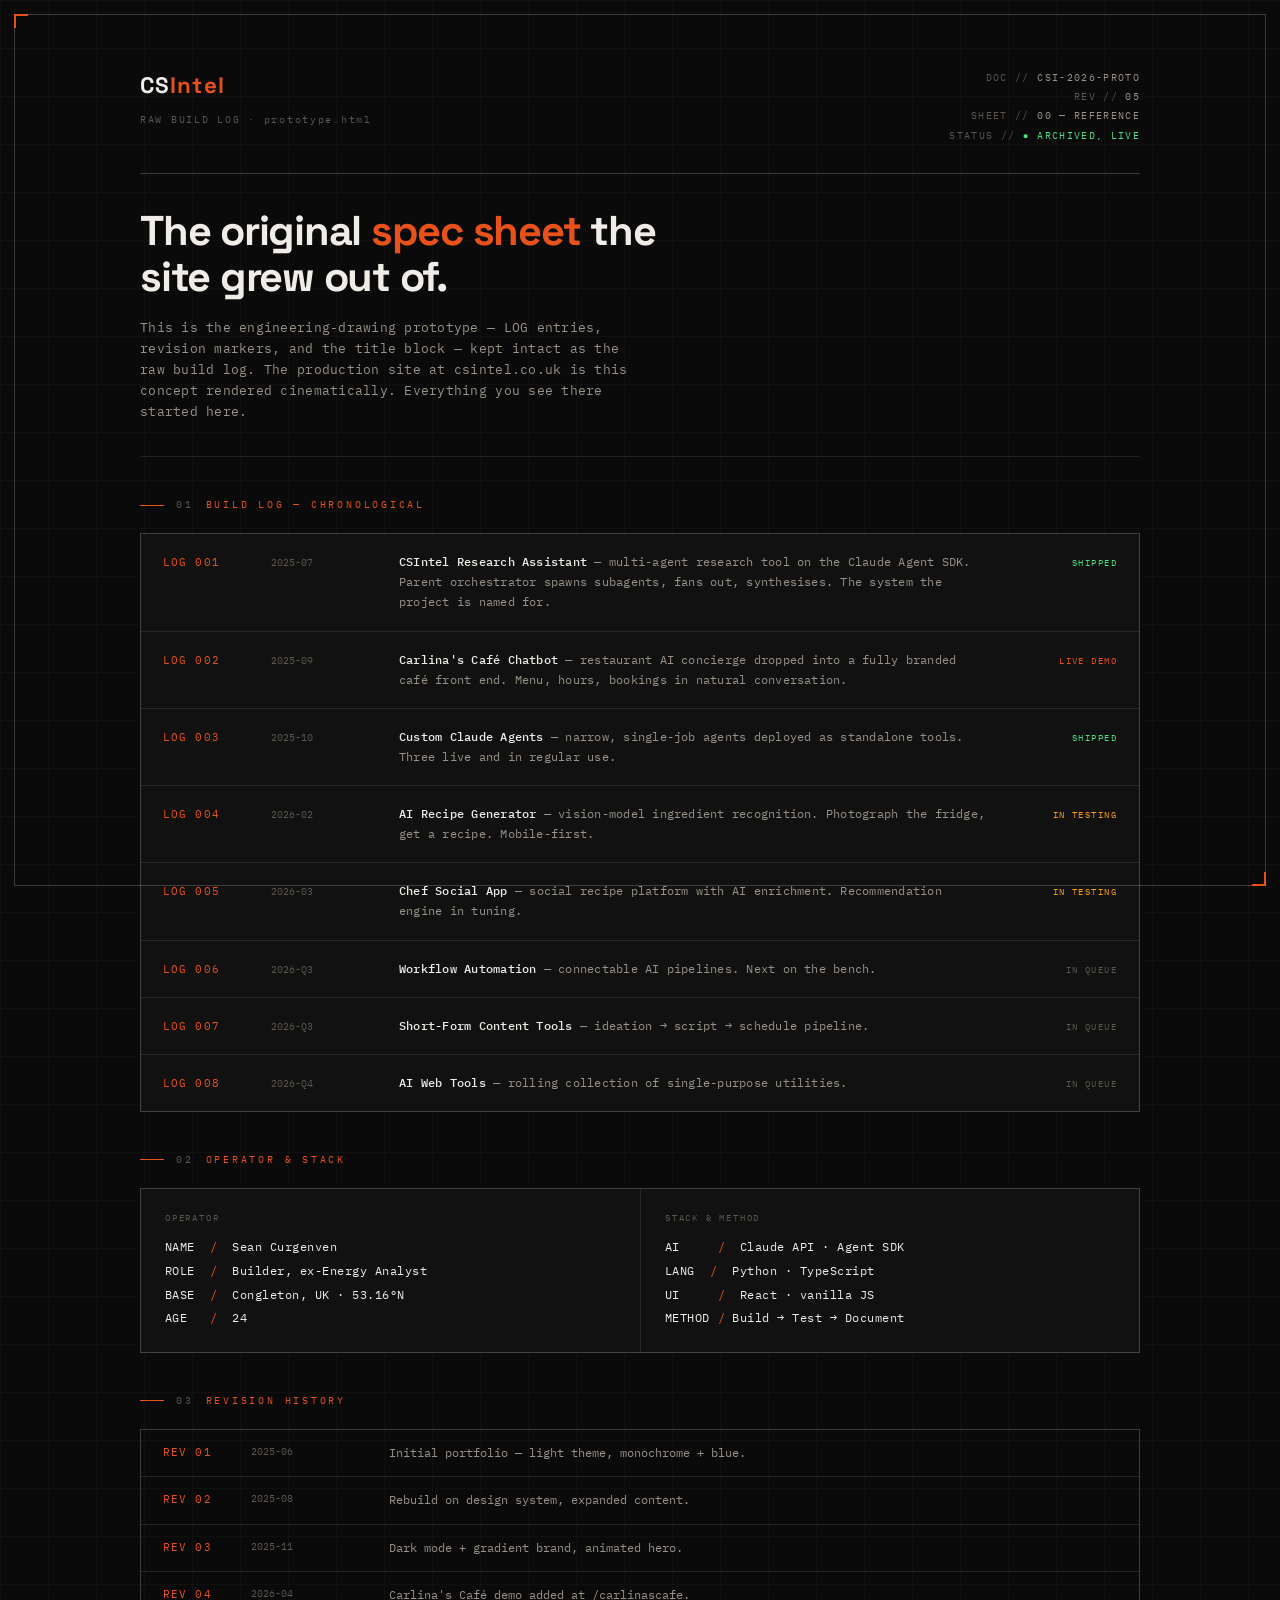
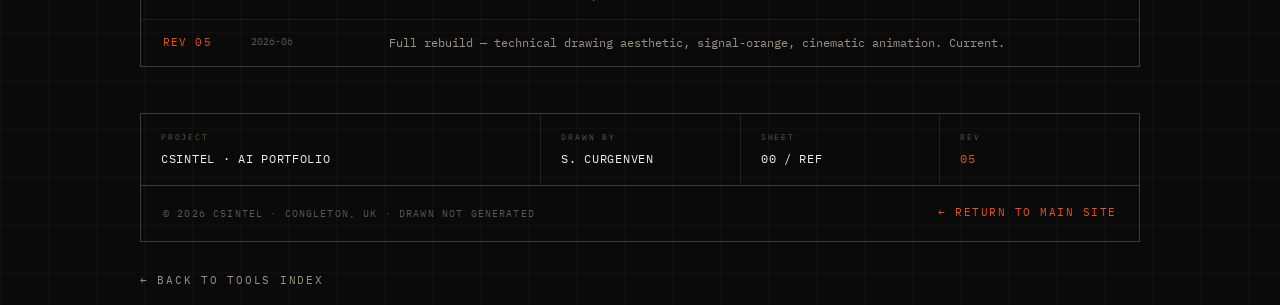
<file: prototype.html>
<!DOCTYPE html>
<html lang="en">
<head>
  <meta charset="UTF-8">
  <meta name="viewport" content="width=device-width, initial-scale=1.0">
  <meta name="theme-color" content="#0A0A0A">
  <title>CSIntel — Raw Build Log | prototype.html</title>
  <meta name="description" content="The raw engineering build log for CSIntel — LOG entries, revision history, and the spec-sheet prototype the site grew out of.">
  <meta name="robots" content="noindex">
  <link rel="preconnect" href="https://fonts.googleapis.com">
  <link rel="preconnect" href="https://fonts.gstatic.com" crossorigin>
  <link href="https://fonts.googleapis.com/css2?family=IBM+Plex+Mono:wght@400;500;600&family=Space+Grotesk:wght@400;500;600;700&display=swap" rel="stylesheet">
  <style>
    *,*::before,*::after{box-sizing:border-box;margin:0;padding:0}
    :root{
      --bg:#0A0A0A;--surface:#111;--accent:#E8521A;--amber:#F59E0B;--ok:#4ADE80;
      --text:#F0EDE8;--muted:#9A9288;--faint:#5C564E;
      --border:rgba(240,237,232,.10);--border-strong:rgba(240,237,232,.22);
      --mono:'IBM Plex Mono',monospace;--sans:'Space Grotesk',sans-serif;--frame:14px;
    }
    @media (prefers-reduced-motion:reduce){*{animation:none!important;transition:none!important}}
    body{
      font-family:var(--mono);background:var(--bg);color:var(--text);line-height:1.6;
      -webkit-font-smoothing:antialiased;overflow-x:hidden;padding:calc(var(--frame) + 30px) var(--frame) var(--frame);
      background-image:linear-gradient(rgba(240,237,232,.025) 1px,transparent 1px),linear-gradient(90deg,rgba(240,237,232,.025) 1px,transparent 1px);
      background-size:48px 48px;
    }
    ::selection{background:var(--accent);color:#0A0A0A}
    .frame{position:fixed;inset:var(--frame);border:1px solid var(--border-strong);pointer-events:none;z-index:5}
    .frame::before{content:"";position:absolute;top:-1px;left:-1px;width:14px;height:14px;border-top:2px solid var(--accent);border-left:2px solid var(--accent)}
    .frame::after{content:"";position:absolute;bottom:-1px;right:-1px;width:14px;height:14px;border-bottom:2px solid var(--accent);border-right:2px solid var(--accent)}
    .sheet{max-width:1000px;margin:0 auto;position:relative;z-index:1}

    .top{display:flex;justify-content:space-between;align-items:flex-start;flex-wrap:wrap;gap:20px;padding:24px 0 28px;border-bottom:1px solid var(--border-strong)}
    .wordmark{font-family:var(--sans);font-weight:700;font-size:1.4rem;letter-spacing:.05em}
    .wordmark b{color:var(--accent)}
    .top .meta{font-size:.6rem;letter-spacing:.14em;color:var(--faint);text-align:right;line-height:2}
    .top .meta b{color:var(--muted);font-weight:400}

    .lead{padding:34px 0;border-bottom:1px solid var(--border)}
    .lead h1{font-family:var(--sans);font-size:clamp(1.6rem,4vw,2.6rem);font-weight:700;letter-spacing:-.03em;line-height:1.1;max-width:20ch;margin-bottom:18px}
    .lead h1 .acc{color:var(--accent)}
    .lead p{color:var(--muted);max-width:64ch;font-size:.82rem;letter-spacing:.02em}

    .seclabel{display:flex;align-items:center;gap:12px;font-size:.62rem;letter-spacing:.28em;color:var(--accent);margin:40px 0 20px}
    .seclabel::before{content:"";width:24px;height:1px;background:var(--accent)}
    .seclabel .no{color:var(--faint)}

    .log{border:1px solid var(--border-strong);background:var(--surface)}
    .log-row{display:grid;grid-template-columns:90px 110px 1fr 110px;gap:18px;padding:18px 22px;border-bottom:1px solid var(--border);align-items:baseline}
    .log-row:last-child{border-bottom:none}
    .log-row .id{color:var(--accent);font-size:.7rem;letter-spacing:.1em}
    .log-row .dt{color:var(--faint);font-size:.62rem}
    .log-row .tx{font-size:.74rem;color:var(--muted);letter-spacing:.02em;line-height:1.7}
    .log-row .tx b{color:var(--text);font-weight:500}
    .log-row .st{font-size:.56rem;letter-spacing:.16em;text-align:right}
    .s-ship{color:var(--ok)}.s-live{color:var(--accent)}.s-test{color:var(--amber)}.s-q{color:var(--faint)}

    .grid2{display:grid;grid-template-columns:1fr 1fr;gap:0;border:1px solid var(--border-strong);background:var(--surface)}
    .cell{padding:22px 24px;border-left:1px solid var(--border)}
    .cell:first-child{border-left:none}
    .cell .k{font-size:.56rem;letter-spacing:.2em;color:var(--faint);margin-bottom:10px}
    .cell .v{font-size:.78rem;color:var(--text);letter-spacing:.04em;line-height:1.9}
    .cell .v .acc{color:var(--accent)}

    .rev{border:1px solid var(--border-strong)}
    .rev-row{display:grid;grid-template-columns:70px 120px 1fr;gap:18px;padding:14px 22px;border-bottom:1px solid var(--border);font-size:.7rem}
    .rev-row:last-child{border-bottom:none}
    .rev-row .rv{color:var(--accent);letter-spacing:.1em}
    .rev-row .rd{color:var(--faint);font-size:.62rem}
    .rev-row .rn{color:var(--muted);font-size:.72rem}

    .titleblock{margin-top:46px;border:1px solid var(--border-strong)}
    .tb-cols{display:grid;grid-template-columns:2fr 1fr 1fr 1fr;border-bottom:1px solid var(--border-strong)}
    .tb-c{padding:16px 20px;border-left:1px solid var(--border)}
    .tb-c:first-child{border-left:none}
    .tb-c .k{font-size:.52rem;letter-spacing:.22em;color:var(--faint);margin-bottom:7px}
    .tb-c .v{font-size:.74rem;color:var(--text);letter-spacing:.06em}
    .tb-c .v.acc{color:var(--accent)}
    .tb-foot{display:flex;justify-content:space-between;align-items:center;flex-wrap:wrap;gap:14px;padding:18px 22px}
    .tb-foot a{color:var(--accent);text-decoration:none;font-size:.68rem;letter-spacing:.14em;border-bottom:1px solid transparent;transition:border-color .2s}
    .tb-foot a:hover{border-color:var(--accent)}
    .tb-foot .c{font-size:.6rem;letter-spacing:.12em;color:var(--faint)}

    .back{display:inline-flex;align-items:center;gap:8px;margin-top:30px;color:var(--muted);text-decoration:none;font-size:.68rem;letter-spacing:.16em;transition:color .2s}
    .back:hover{color:var(--accent)}

    @media (max-width:760px){
      .log-row{grid-template-columns:1fr;gap:5px}
      .log-row .st{text-align:left}
      .grid2{grid-template-columns:1fr}
      .cell{border-left:none;border-top:1px solid var(--border)}
      .cell:first-child{border-top:none}
      .tb-cols{grid-template-columns:1fr 1fr}
      .tb-c{border-top:1px solid var(--border)}
      .tb-c:nth-child(-n+2){border-top:none}
      .tb-c:nth-child(odd){border-left:none}
      .rev-row{grid-template-columns:1fr;gap:4px}
    }
  </style>
</head>
<body>
  <div class="frame" aria-hidden="true"></div>

  <div class="sheet">

    <div class="top">
      <div>
        <div class="wordmark">CS<b>Intel</b></div>
        <div style="font-size:.6rem;letter-spacing:.18em;color:var(--faint);margin-top:8px">RAW BUILD LOG · prototype.html</div>
      </div>
      <div class="meta">
        DOC&nbsp;//&nbsp;<b>CSI-2026-PROTO</b><br>
        REV&nbsp;//&nbsp;<b>05</b><br>
        SHEET&nbsp;//&nbsp;<b>00 — REFERENCE</b><br>
        STATUS&nbsp;//&nbsp;<b style="color:var(--ok)">● ARCHIVED, LIVE</b>
      </div>
    </div>

    <div class="lead">
      <h1>The original <span class="acc">spec sheet</span> the site grew out of.</h1>
      <p>This is the engineering-drawing prototype — LOG entries, revision markers, and the title block — kept intact as the raw build log. The production site at csintel.co.uk is this concept rendered cinematically. Everything you see there started here.</p>
    </div>

    <div class="seclabel"><span class="no">01</span> BUILD LOG — CHRONOLOGICAL</div>
    <div class="log">
      <div class="log-row"><span class="id">LOG 001</span><span class="dt">2025-07</span><span class="tx"><b>CSIntel Research Assistant</b> — multi-agent research tool on the Claude Agent SDK. Parent orchestrator spawns subagents, fans out, synthesises. The system the project is named for.</span><span class="st s-ship">SHIPPED</span></div>
      <div class="log-row"><span class="id">LOG 002</span><span class="dt">2025-09</span><span class="tx"><b>Carlina's Café Chatbot</b> — restaurant AI concierge dropped into a fully branded café front end. Menu, hours, bookings in natural conversation.</span><span class="st s-live">LIVE DEMO</span></div>
      <div class="log-row"><span class="id">LOG 003</span><span class="dt">2025-10</span><span class="tx"><b>Custom Claude Agents</b> — narrow, single-job agents deployed as standalone tools. Three live and in regular use.</span><span class="st s-ship">SHIPPED</span></div>
      <div class="log-row"><span class="id">LOG 004</span><span class="dt">2026-02</span><span class="tx"><b>AI Recipe Generator</b> — vision-model ingredient recognition. Photograph the fridge, get a recipe. Mobile-first.</span><span class="st s-test">IN TESTING</span></div>
      <div class="log-row"><span class="id">LOG 005</span><span class="dt">2026-03</span><span class="tx"><b>Chef Social App</b> — social recipe platform with AI enrichment. Recommendation engine in tuning.</span><span class="st s-test">IN TESTING</span></div>
      <div class="log-row"><span class="id">LOG 006</span><span class="dt">2026-Q3</span><span class="tx"><b>Workflow Automation</b> — connectable AI pipelines. Next on the bench.</span><span class="st s-q">IN QUEUE</span></div>
      <div class="log-row"><span class="id">LOG 007</span><span class="dt">2026-Q3</span><span class="tx"><b>Short-Form Content Tools</b> — ideation → script → schedule pipeline.</span><span class="st s-q">IN QUEUE</span></div>
      <div class="log-row"><span class="id">LOG 008</span><span class="dt">2026-Q4</span><span class="tx"><b>AI Web Tools</b> — rolling collection of single-purpose utilities.</span><span class="st s-q">IN QUEUE</span></div>
    </div>

    <div class="seclabel"><span class="no">02</span> OPERATOR &amp; STACK</div>
    <div class="grid2">
      <div class="cell">
        <div class="k">OPERATOR</div>
        <div class="v">
          NAME&nbsp;&nbsp;<span class="acc">/</span>&nbsp;&nbsp;Sean Curgenven<br>
          ROLE&nbsp;&nbsp;<span class="acc">/</span>&nbsp;&nbsp;Builder, ex-Energy Analyst<br>
          BASE&nbsp;&nbsp;<span class="acc">/</span>&nbsp;&nbsp;Congleton, UK · 53.16°N<br>
          AGE&nbsp;&nbsp;&nbsp;<span class="acc">/</span>&nbsp;&nbsp;24
        </div>
      </div>
      <div class="cell">
        <div class="k">STACK &amp; METHOD</div>
        <div class="v">
          AI&nbsp;&nbsp;&nbsp;&nbsp;&nbsp;<span class="acc">/</span>&nbsp;&nbsp;Claude API · Agent SDK<br>
          LANG&nbsp;&nbsp;<span class="acc">/</span>&nbsp;&nbsp;Python · TypeScript<br>
          UI&nbsp;&nbsp;&nbsp;&nbsp;&nbsp;<span class="acc">/</span>&nbsp;&nbsp;React · vanilla JS<br>
          METHOD&nbsp;<span class="acc">/</span>&nbsp;Build → Test → Document
        </div>
      </div>
    </div>

    <div class="seclabel"><span class="no">03</span> REVISION HISTORY</div>
    <div class="rev">
      <div class="rev-row"><span class="rv">REV 01</span><span class="rd">2025-06</span><span class="rn">Initial portfolio — light theme, monochrome + blue.</span></div>
      <div class="rev-row"><span class="rv">REV 02</span><span class="rd">2025-08</span><span class="rn">Rebuild on design system, expanded content.</span></div>
      <div class="rev-row"><span class="rv">REV 03</span><span class="rd">2025-11</span><span class="rn">Dark mode + gradient brand, animated hero.</span></div>
      <div class="rev-row"><span class="rv">REV 04</span><span class="rd">2026-04</span><span class="rn">Carlina's Café demo added at /carlinascafe.</span></div>
      <div class="rev-row"><span class="rv">REV 05</span><span class="rd">2026-06</span><span class="rn">Full rebuild — technical drawing aesthetic, signal-orange, cinematic animation. Current.</span></div>
    </div>

    <div class="titleblock">
      <div class="tb-cols">
        <div class="tb-c"><div class="k">PROJECT</div><div class="v">CSINTEL · AI PORTFOLIO</div></div>
        <div class="tb-c"><div class="k">DRAWN BY</div><div class="v">S. CURGENVEN</div></div>
        <div class="tb-c"><div class="k">SHEET</div><div class="v">00 / REF</div></div>
        <div class="tb-c"><div class="k">REV</div><div class="v acc">05</div></div>
      </div>
      <div class="tb-foot">
        <span class="c">© 2026 CSINTEL · CONGLETON, UK · DRAWN NOT GENERATED</span>
        <a href="index.html">← RETURN TO MAIN SITE</a>
      </div>
    </div>

    <a href="tools.html" class="back">← BACK TO TOOLS INDEX</a>

  </div>
</body>
</html>
</file>
<file: css/main.css>
/* ════════════════════════════════════════════════════════════
   CSINTEL — main.css
   DOC NO. CSI-2026-CSS-01 · REV 05 · DARK TECHNICAL
   Engineering drawing sheet aesthetic. No gradients. No orbs.
   ════════════════════════════════════════════════════════════ */

:root {
  --bg:            #0A0A0A;
  --surface:       #111111;
  --surface-2:     #161614;
  --accent:        #E8521A;
  --accent-dim:    rgba(232, 82, 26, 0.14);
  --amber:         #F59E0B;
  --ok:            #4ADE80;
  --text:          #F0EDE8;
  --text-muted:    #9A9288;
  --text-faint:    #5C564E;
  --border:        rgba(240, 237, 232, 0.10);
  --border-strong: rgba(240, 237, 232, 0.22);
  --mono:          'IBM Plex Mono', 'Courier New', monospace;
  --sans:          'Space Grotesk', -apple-system, sans-serif;
  --frame:         14px;
  --nav-h:         58px;
}

*, *::before, *::after { box-sizing: border-box; margin: 0; padding: 0; }

html { scroll-behavior: smooth; }

@media (prefers-reduced-motion: reduce) {
  html { scroll-behavior: auto; }
  *, *::before, *::after {
    animation-duration: 0.01ms !important;
    animation-iteration-count: 1 !important;
    transition-duration: 0.01ms !important;
  }
}

body {
  font-family: var(--sans);
  background: var(--bg);
  color: var(--text);
  -webkit-font-smoothing: antialiased;
  -moz-osx-font-smoothing: grayscale;
  overflow-x: hidden;
  /* faint graph-paper ground — works without JS */
  background-image:
    linear-gradient(rgba(240,237,232,0.025) 1px, transparent 1px),
    linear-gradient(90deg, rgba(240,237,232,0.025) 1px, transparent 1px);
  background-size: 56px 56px;
}

::selection { background: var(--accent); color: #0A0A0A; }

::-webkit-scrollbar { width: 8px; }
::-webkit-scrollbar-track { background: var(--bg); }
::-webkit-scrollbar-thumb { background: #2A2722; border: 2px solid var(--bg); }
::-webkit-scrollbar-thumb:hover { background: var(--accent); }

a { color: var(--accent); }

:focus-visible {
  outline: 2px solid var(--accent);
  outline-offset: 3px;
}

.container {
  max-width: 1160px;
  margin: 0 auto;
  padding: 0 32px;
}

/* ── Skip link ── */
.skip-link {
  position: absolute;
  top: -48px;
  left: var(--frame);
  z-index: 200;
  background: var(--accent);
  color: #0A0A0A;
  font-family: var(--mono);
  font-size: 0.75rem;
  padding: 10px 16px;
  text-decoration: none;
  transition: top 0.2s;
}
.skip-link:focus { top: var(--frame); }

/* ════════════════════════════════════════
   DRAWING SHEET FRAME
   ruled border + zone markers around viewport
   ════════════════════════════════════════ */
.sheet-frame {
  position: fixed;
  inset: var(--frame);
  border: 1px solid var(--border-strong);
  pointer-events: none;
  z-index: 90;
}
.sheet-frame::before,
.sheet-frame::after {
  content: "";
  position: absolute;
  width: 14px;
  height: 14px;
}
.sheet-frame::before {
  top: -1px; left: -1px;
  border-top: 2px solid var(--accent);
  border-left: 2px solid var(--accent);
}
.sheet-frame::after {
  bottom: -1px; right: -1px;
  border-bottom: 2px solid var(--accent);
  border-right: 2px solid var(--accent);
}
.zone-marks {
  position: fixed;
  inset: 0;
  pointer-events: none;
  z-index: 90;
  font-family: var(--mono);
  font-size: 0.55rem;
  letter-spacing: 0.1em;
  color: var(--text-faint);
}
.zone-marks span { position: absolute; }
.zm-t1 { top: 1px; left: 25%; }
.zm-t2 { top: 1px; left: 50%; }
.zm-t3 { top: 1px; left: 75%; }
.zm-l1 { left: 3px; top: 25%; }
.zm-l2 { left: 3px; top: 50%; }
.zm-l3 { left: 3px; top: 75%; }
.zm-ref {
  right: 20px;
  top: 1px;
  color: var(--text-faint);
}

@media (max-width: 900px) {
  :root { --frame: 8px; }
  .zone-marks { display: none; }
}

/* ════════════════════════════════════════
   CURSOR GLOW — torch over the drawing
   ════════════════════════════════════════ */
.cursor-glow {
  position: fixed;
  inset: 0;
  pointer-events: none;
  z-index: 1;
  opacity: 0;
  transition: opacity 0.6s;
  background: radial-gradient(
    520px circle at var(--mx, 50%) var(--my, 40%),
    rgba(232, 82, 26, 0.055),
    rgba(240, 237, 232, 0.018) 40%,
    transparent 70%
  );
}
.cursor-glow.on { opacity: 1; }
@media (hover: none), (prefers-reduced-motion: reduce) {
  .cursor-glow { display: none; }
}

/* ════════════════════════════════════════
   PAGE TRANSITION — scan-line wipe
   ════════════════════════════════════════ */
.page-wipe {
  position: fixed;
  inset: 0;
  z-index: 300;
  background:
    repeating-linear-gradient(
      to bottom,
      rgba(240,237,232,0.04) 0 1px,
      transparent 1px 4px
    ),
    #0A0A0A;
  transform: translateY(100%);
  pointer-events: none;
  visibility: hidden;
}
.page-wipe.run {
  visibility: visible;
  transition: transform 0.42s cubic-bezier(0.76, 0, 0.24, 1);
  transform: translateY(0);
}
.page-wipe .wipe-label {
  position: absolute;
  bottom: 28px;
  left: 32px;
  font-family: var(--mono);
  font-size: 0.65rem;
  letter-spacing: 0.25em;
  color: var(--accent);
}

/* ════════════════════════════════════════
   NAVIGATION — precision-ruled bar
   ════════════════════════════════════════ */
.nav-bar {
  position: fixed;
  top: var(--frame);
  left: var(--frame);
  right: var(--frame);
  height: var(--nav-h);
  z-index: 100;
  display: flex;
  align-items: stretch;
  justify-content: space-between;
  background: rgba(10, 10, 10, 0.94);
  border-bottom: 1px solid var(--border-strong);
}
.nav-brand {
  display: flex;
  align-items: center;
  gap: 14px;
  padding: 0 24px;
  border-right: 1px solid var(--border);
  text-decoration: none;
}
.nav-wordmark {
  font-family: var(--sans);
  font-weight: 700;
  font-size: 1.02rem;
  letter-spacing: 0.06em;
  color: var(--text);
}
.nav-wordmark b { color: var(--accent); font-weight: 700; }
.nav-doc {
  font-family: var(--mono);
  font-size: 0.58rem;
  letter-spacing: 0.12em;
  color: var(--text-faint);
  border-left: 1px solid var(--border);
  padding-left: 14px;
  line-height: 1.5;
}
.nav-links {
  display: flex;
  list-style: none;
  align-items: stretch;
}
.nav-links li { display: flex; }
.nav-links a {
  display: flex;
  align-items: center;
  gap: 9px;
  padding: 0 26px;
  font-family: var(--mono);
  font-size: 0.72rem;
  letter-spacing: 0.16em;
  text-decoration: none;
  color: var(--text-muted);
  border-left: 1px solid var(--border);
  transition: color 0.2s, background 0.2s;
  cursor: pointer;
}
.nav-links a:hover { color: var(--text); background: rgba(240,237,232,0.03); }
.nav-links a .idx { color: var(--text-faint); font-size: 0.62rem; }
.nav-links a .sq {
  width: 7px;
  height: 7px;
  border: 1px solid var(--text-faint);
  flex-shrink: 0;
  transition: background 0.2s, border-color 0.2s;
}
.nav-links a.active { color: var(--text); }
.nav-links a.active .sq { background: var(--accent); border-color: var(--accent); }
.nav-links a:hover .sq { border-color: var(--accent); }

.nav-burger {
  display: none;
  background: none;
  border: none;
  border-left: 1px solid var(--border);
  width: var(--nav-h);
  cursor: pointer;
  position: relative;
}
.nav-burger span {
  display: block;
  width: 20px;
  height: 1.5px;
  background: var(--text);
  margin: 5px auto;
  transition: transform 0.25s, opacity 0.25s;
}
.nav-burger[aria-expanded="true"] span:nth-child(1) { transform: translateY(6.5px) rotate(45deg); }
.nav-burger[aria-expanded="true"] span:nth-child(2) { opacity: 0; }
.nav-burger[aria-expanded="true"] span:nth-child(3) { transform: translateY(-6.5px) rotate(-45deg); }

.nav-mobile {
  position: fixed;
  top: calc(var(--frame) + var(--nav-h));
  left: var(--frame);
  right: var(--frame);
  z-index: 99;
  background: #0C0C0B;
  border-bottom: 1px solid var(--border-strong);
  display: none;
  flex-direction: column;
}
.nav-mobile.open { display: flex; }
.nav-mobile a {
  font-family: var(--mono);
  font-size: 0.85rem;
  letter-spacing: 0.18em;
  color: var(--text-muted);
  text-decoration: none;
  padding: 18px 24px;
  border-top: 1px solid var(--border);
  display: flex;
  justify-content: space-between;
}
.nav-mobile a.active { color: var(--accent); }
.nav-mobile a::after { content: "→"; color: var(--text-faint); }

@media (max-width: 820px) {
  .nav-links { display: none; }
  .nav-burger { display: block; }
  .nav-doc { display: none; }
}

/* ════════════════════════════════════════
   HERO
   ════════════════════════════════════════ */
.hero {
  position: relative;
  min-height: 100vh;
  min-height: 100svh;
  display: flex;
  flex-direction: column;
  justify-content: center;
  padding-top: calc(var(--nav-h) + var(--frame) + 40px);
  overflow: hidden;
}
.hero-canvas {
  position: absolute;
  inset: 0;
  z-index: 0;
  opacity: 0.9;
}
.hero .container { position: relative; z-index: 2; width: 100%; }

.hero-meta {
  display: flex;
  flex-wrap: wrap;
  gap: 10px 28px;
  font-family: var(--mono);
  font-size: 0.66rem;
  letter-spacing: 0.18em;
  color: var(--text-muted);
  margin-bottom: 34px;
}
.hero-meta .hm { display: flex; align-items: center; gap: 8px; }
.hero-meta .hm::before {
  content: "";
  width: 6px;
  height: 6px;
  background: var(--text-faint);
}
.hero-meta .hm.hm-live::before { background: var(--ok); animation: pulse 1.6s ease-in-out infinite; }
.hero-meta .hm.hm-accent::before { background: var(--accent); }

@keyframes pulse {
  0%, 100% { opacity: 1; box-shadow: 0 0 0 0 rgba(74, 222, 128, 0.5); }
  50% { opacity: 0.55; box-shadow: 0 0 0 5px rgba(74, 222, 128, 0); }
}

.hero h1 {
  font-size: clamp(2.6rem, 7.2vw, 5.4rem);
  font-weight: 700;
  letter-spacing: -0.035em;
  line-height: 1.02;
  max-width: 13ch;
  margin-bottom: 0;
}
.hero h1 .accent { color: var(--accent); }
.hero h1 .tw-caret {
  display: inline-block;
  width: 0.55ch;
  height: 0.82em;
  background: var(--accent);
  vertical-align: baseline;
  transform: translateY(0.08em);
  animation: caret 0.85s steps(1) infinite;
}
@keyframes caret { 50% { opacity: 0; } }

.hero-rule {
  height: 1px;
  background: var(--border-strong);
  margin: 38px 0 30px;
  position: relative;
  transform-origin: left;
}
.hero-rule::after {
  content: "";
  position: absolute;
  right: 0;
  top: -3px;
  width: 7px;
  height: 7px;
  background: var(--accent);
}

.hero-sub {
  font-size: 1.02rem;
  line-height: 1.8;
  color: var(--text-muted);
  max-width: 54ch;
  margin-bottom: 40px;
}
.hero-sub strong { color: var(--text); font-weight: 500; }

.hero-actions { display: flex; gap: 14px; flex-wrap: wrap; }

/* readout column, desktop only */
.hero-readout {
  position: absolute;
  right: 32px;
  bottom: 110px;
  z-index: 2;
  font-family: var(--mono);
  font-size: 0.62rem;
  letter-spacing: 0.14em;
  color: var(--text-faint);
  text-align: right;
  line-height: 2.1;
}
.hero-readout b { color: var(--text-muted); font-weight: 400; }
@media (max-width: 1100px) { .hero-readout { display: none; } }

.hero-scroll {
  position: absolute;
  bottom: 34px;
  left: 50%;
  transform: translateX(-50%);
  z-index: 2;
  font-family: var(--mono);
  font-size: 0.6rem;
  letter-spacing: 0.3em;
  color: var(--text-faint);
  display: flex;
  flex-direction: column;
  align-items: center;
  gap: 10px;
}
.hero-scroll::after {
  content: "";
  width: 1px;
  height: 34px;
  background: linear-gradient(to bottom, var(--accent), transparent);
  animation: drop 2s ease-in-out infinite;
}
@keyframes drop {
  0% { transform: scaleY(0); transform-origin: top; }
  55% { transform: scaleY(1); transform-origin: top; }
  56% { transform-origin: bottom; }
  100% { transform: scaleY(0); transform-origin: bottom; }
}

/* ════════════════════════════════════════
   BUTTONS
   ════════════════════════════════════════ */
.btn {
  display: inline-flex;
  align-items: center;
  gap: 10px;
  font-family: var(--mono);
  font-size: 0.74rem;
  letter-spacing: 0.16em;
  text-decoration: none;
  padding: 15px 26px;
  border: 1px solid var(--border-strong);
  color: var(--text);
  background: transparent;
  position: relative;
  transition: border-color 0.2s, color 0.2s, background 0.2s;
  cursor: pointer;
}
.btn::before {
  content: "";
  position: absolute;
  top: -1px;
  left: -1px;
  width: 8px;
  height: 8px;
  border-top: 2px solid var(--accent);
  border-left: 2px solid var(--accent);
  transition: width 0.25s, height 0.25s;
}
.btn:hover { border-color: var(--accent); }
.btn:hover::before { width: 14px; height: 14px; }
.btn-solid {
  background: var(--accent);
  border-color: var(--accent);
  color: #0A0A0A;
  font-weight: 600;
}
.btn-solid::before { border-color: #0A0A0A; }
.btn-solid:hover { background: #FF6B2E; border-color: #FF6B2E; }
.btn .arr { transition: transform 0.2s; }
.btn:hover .arr { transform: translateX(4px); }

/* ════════════════════════════════════════
   SECTION SCAFFOLDING
   ════════════════════════════════════════ */
section { padding: 110px 0; position: relative; }

.sec-head { margin-bottom: 56px; }
.sec-label {
  font-family: var(--mono);
  font-size: 0.66rem;
  letter-spacing: 0.3em;
  color: var(--accent);
  display: flex;
  align-items: center;
  gap: 12px;
  margin-bottom: 18px;
}
.sec-label::before {
  content: "";
  width: 26px;
  height: 1px;
  background: var(--accent);
}
.sec-label .sec-no { color: var(--text-faint); }
.sec-title {
  font-size: clamp(1.7rem, 3.6vw, 2.6rem);
  font-weight: 700;
  letter-spacing: -0.03em;
  line-height: 1.1;
  max-width: 22ch;
}
.sec-sub {
  margin-top: 16px;
  color: var(--text-muted);
  line-height: 1.75;
  max-width: 58ch;
}

.hr-rule {
  border: none;
  height: 1px;
  background: var(--border);
  margin: 0;
}

/* ════════════════════════════════════════
   STATS STRIP
   ════════════════════════════════════════ */
.stats-strip {
  border-top: 1px solid var(--border-strong);
  border-bottom: 1px solid var(--border-strong);
  background: var(--surface);
}
.stats-grid {
  display: grid;
  grid-template-columns: repeat(4, 1fr);
}
.stat-cell {
  padding: 42px 30px;
  border-left: 1px solid var(--border);
  position: relative;
}
.stat-cell:first-child { border-left: none; }
.stat-cell .stat-ref {
  font-family: var(--mono);
  font-size: 0.56rem;
  letter-spacing: 0.16em;
  color: var(--text-faint);
  position: absolute;
  top: 12px;
  right: 14px;
}
.stat-value {
  font-family: var(--mono);
  font-size: clamp(1.9rem, 3.4vw, 2.7rem);
  font-weight: 600;
  color: var(--text);
  letter-spacing: -0.02em;
  line-height: 1;
}
.stat-value .stat-cursor {
  display: inline-block;
  width: 0.5ch;
  height: 0.85em;
  background: var(--accent);
  vertical-align: baseline;
  transform: translateY(0.08em);
  animation: caret 0.85s steps(1) infinite;
  margin-left: 2px;
}
.stat-label {
  margin-top: 12px;
  font-family: var(--mono);
  font-size: 0.64rem;
  letter-spacing: 0.22em;
  color: var(--text-muted);
  text-transform: uppercase;
}
@media (max-width: 820px) {
  .stats-grid { grid-template-columns: 1fr 1fr; }
  .stat-cell:nth-child(3) { border-left: none; }
  .stat-cell:nth-child(n+3) { border-top: 1px solid var(--border); }
}

/* ════════════════════════════════════════
   CURRENTLY BUILDING — live status block
   ════════════════════════════════════════ */
.live-block {
  border: 1px solid var(--border-strong);
  background: var(--surface);
  display: grid;
  grid-template-columns: auto 1fr auto;
  align-items: center;
  gap: 26px;
  padding: 26px 30px;
  position: relative;
}
.live-block::before {
  content: "";
  position: absolute;
  left: 0;
  top: 0;
  bottom: 0;
  width: 3px;
  background: var(--accent);
}
.live-ind {
  width: 12px;
  height: 12px;
  background: var(--ok);
  animation: pulse 1.6s ease-in-out infinite;
}
.live-copy .live-tag {
  font-family: var(--mono);
  font-size: 0.6rem;
  letter-spacing: 0.26em;
  color: var(--ok);
  display: block;
  margin-bottom: 8px;
}
.live-copy h3 {
  font-size: 1.15rem;
  font-weight: 600;
  letter-spacing: -0.01em;
}
.live-copy p {
  margin-top: 6px;
  color: var(--text-muted);
  font-size: 0.92rem;
  line-height: 1.6;
}
.live-ref {
  font-family: var(--mono);
  font-size: 0.62rem;
  letter-spacing: 0.14em;
  color: var(--text-faint);
  text-align: right;
  line-height: 2;
  white-space: nowrap;
}
@media (max-width: 720px) {
  .live-block { grid-template-columns: auto 1fr; }
  .live-ref { display: none; }
}

/* ════════════════════════════════════════
   ABOUT — operator spec sheet
   ════════════════════════════════════════ */
.about-grid {
  display: grid;
  grid-template-columns: 1.15fr 0.85fr;
  gap: 70px;
  align-items: start;
}
.about-text p {
  color: var(--text-muted);
  line-height: 1.85;
  margin-bottom: 22px;
  font-size: 0.99rem;
}
.about-text p strong { color: var(--text); font-weight: 500; }
.about-link {
  font-family: var(--mono);
  font-size: 0.74rem;
  letter-spacing: 0.14em;
  color: var(--accent);
  text-decoration: none;
  display: inline-flex;
  align-items: center;
  gap: 8px;
  border-bottom: 1px solid transparent;
  transition: border-color 0.2s;
}
.about-link:hover { border-color: var(--accent); }

.spec-sheet {
  border: 1px solid var(--border-strong);
  background: var(--surface);
  font-family: var(--mono);
}
.spec-sheet-head {
  display: flex;
  justify-content: space-between;
  align-items: center;
  padding: 14px 20px;
  border-bottom: 1px solid var(--border-strong);
  font-size: 0.64rem;
  letter-spacing: 0.22em;
  color: var(--text-muted);
}
.spec-sheet-head .sq-mark { width: 8px; height: 8px; background: var(--accent); }
.spec-row {
  display: grid;
  grid-template-columns: 120px 1fr;
  border-bottom: 1px solid var(--border);
  font-size: 0.72rem;
}
.spec-row:last-child { border-bottom: none; }
.spec-row dt {
  padding: 13px 20px;
  color: var(--text-faint);
  letter-spacing: 0.12em;
  border-right: 1px solid var(--border);
}
.spec-row dd {
  padding: 13px 20px;
  color: var(--text);
  letter-spacing: 0.04em;
  line-height: 1.6;
}
.spec-row dd .ok { color: var(--ok); }
.spec-row dd .acc { color: var(--accent); }

@media (max-width: 900px) {
  .about-grid { grid-template-columns: 1fr; gap: 48px; }
}

/* ════════════════════════════════════════
   BUILD LOG — typed spec-sheet entries
   ════════════════════════════════════════ */
.log-section { background: var(--surface); border-top: 1px solid var(--border-strong); border-bottom: 1px solid var(--border-strong); }
.log-list { border: 1px solid var(--border-strong); background: var(--bg); }
.log-entry {
  display: grid;
  grid-template-columns: 110px 130px 1fr 120px;
  gap: 20px;
  padding: 22px 26px;
  border-bottom: 1px solid var(--border);
  font-family: var(--mono);
  align-items: baseline;
}
.log-entry:last-child { border-bottom: none; }
.log-id {
  font-size: 0.72rem;
  letter-spacing: 0.14em;
  color: var(--accent);
}
.log-date {
  font-size: 0.66rem;
  letter-spacing: 0.1em;
  color: var(--text-faint);
}
.log-text {
  font-size: 0.78rem;
  line-height: 1.7;
  color: var(--text-muted);
  letter-spacing: 0.02em;
  min-height: 1.4em;
}
.log-text b { color: var(--text); font-weight: 500; }
.log-status {
  font-size: 0.6rem;
  letter-spacing: 0.18em;
  text-align: right;
}
.st-shipped { color: var(--ok); }
.st-live { color: var(--accent); }
.st-testing { color: var(--amber); }
.st-queue { color: var(--text-faint); }
@media (max-width: 820px) {
  .log-entry { grid-template-columns: 1fr; gap: 6px; padding: 18px 20px; }
  .log-status { text-align: left; }
}

/* ════════════════════════════════════════
   PROJECT CARDS — spec modules + callouts
   ════════════════════════════════════════ */
.card-grid {
  display: grid;
  grid-template-columns: repeat(auto-fill, minmax(320px, 1fr));
  gap: 40px 28px;
  margin-top: 8px;
}
.spec-card {
  position: relative;
  border: 1px solid var(--border-strong);
  background: var(--surface);
  display: flex;
  flex-direction: column;
  transition: border-color 0.25s, background 0.25s;
}
.spec-card:hover { border-color: rgba(240,237,232,0.4); background: var(--surface-2); }
.spec-card::before,
.spec-card::after {
  content: "";
  position: absolute;
  width: 9px;
  height: 9px;
  transition: border-color 0.25s;
}
.spec-card::before {
  top: -1px; left: -1px;
  border-top: 2px solid var(--text-faint);
  border-left: 2px solid var(--text-faint);
}
.spec-card::after {
  bottom: -1px; right: -1px;
  border-bottom: 2px solid var(--text-faint);
  border-right: 2px solid var(--text-faint);
}
.spec-card:hover::before,
.spec-card:hover::after { border-color: var(--accent); }

/* drawing callout — extends up from top-right corner on hover */
.callout {
  position: absolute;
  top: 0;
  right: 22px;
  pointer-events: none;
  display: flex;
  flex-direction: column;
  align-items: flex-end;
  transform: translateY(-100%);
  opacity: 0;
  transition: opacity 0.28s ease;
}
.callout-label {
  font-family: var(--mono);
  font-size: 0.56rem;
  letter-spacing: 0.14em;
  color: var(--accent);
  background: var(--bg);
  border: 1px solid var(--accent);
  padding: 4px 8px;
  white-space: nowrap;
  transform: translateY(4px);
  transition: transform 0.28s ease;
}
.callout-line {
  width: 1px;
  height: 14px;
  background: var(--accent);
  margin-right: 14px;
  transform: scaleY(0);
  transform-origin: bottom;
  transition: transform 0.28s ease;
}
.spec-card:hover .callout { opacity: 1; }
.spec-card:hover .callout-label { transform: translateY(0); }
.spec-card:hover .callout-line { transform: scaleY(1); }

.card-fig {
  border-bottom: 1px solid var(--border);
  padding: 22px 24px 14px;
  background:
    linear-gradient(rgba(240,237,232,0.03) 1px, transparent 1px),
    linear-gradient(90deg, rgba(240,237,232,0.03) 1px, transparent 1px);
  background-size: 18px 18px;
}
.card-fig svg { display: block; width: 100%; height: 110px; }
.fig-stroke { stroke: var(--text-muted); fill: none; stroke-width: 1.2; }
.fig-faint { stroke: var(--text-faint); fill: none; stroke-width: 1; }
.fig-accent { stroke: var(--accent); fill: none; stroke-width: 1.4; }
.fig-fill-accent { fill: var(--accent); }
.fig-dash { stroke-dasharray: 4 4; }

.card-head {
  display: flex;
  justify-content: space-between;
  align-items: center;
  padding: 14px 24px;
  border-bottom: 1px solid var(--border);
  font-family: var(--mono);
  font-size: 0.6rem;
  letter-spacing: 0.16em;
}
.card-ref { color: var(--text-faint); }
.tag { padding: 3px 0; }
.tag-shipped { color: var(--ok); }
.tag-live { color: var(--accent); }
.tag-testing { color: var(--amber); }
.tag-queue { color: var(--text-faint); }
.tag::before { content: "■ "; font-size: 0.5rem; vertical-align: 1px; }

.card-body { padding: 22px 24px 26px; display: flex; flex-direction: column; flex: 1; }
.card-body h3 {
  font-size: 1.18rem;
  font-weight: 600;
  letter-spacing: -0.015em;
  margin-bottom: 12px;
}
.card-body h3 a { color: inherit; text-decoration: none; }
.card-body h3 a:hover { color: var(--accent); }
.card-body p {
  color: var(--text-muted);
  font-size: 0.88rem;
  line-height: 1.72;
  margin-bottom: 14px;
}
.card-tech {
  margin-top: auto;
  display: flex;
  flex-wrap: wrap;
  gap: 8px;
  padding-top: 8px;
}
.card-tech span {
  font-family: var(--mono);
  font-size: 0.6rem;
  letter-spacing: 0.1em;
  color: var(--text-muted);
  border: 1px solid var(--border);
  padding: 5px 9px;
}
.card-link {
  margin-top: 18px;
  font-family: var(--mono);
  font-size: 0.66rem;
  letter-spacing: 0.16em;
  color: var(--accent);
  text-decoration: none;
  display: inline-flex;
  align-items: center;
  gap: 8px;
}
.card-link:hover { text-decoration: underline; text-underline-offset: 4px; }

/* filter row */
.filter-row {
  display: flex;
  flex-wrap: wrap;
  gap: 0;
  border: 1px solid var(--border-strong);
  width: fit-content;
  margin-bottom: 46px;
}
.filter-btn {
  font-family: var(--mono);
  font-size: 0.66rem;
  letter-spacing: 0.16em;
  background: none;
  border: none;
  border-left: 1px solid var(--border);
  color: var(--text-muted);
  padding: 12px 20px;
  cursor: pointer;
  transition: color 0.2s, background 0.2s;
}
.filter-btn:first-child { border-left: none; }
.filter-btn:hover { color: var(--text); }
.filter-btn.active { background: var(--accent); color: #0A0A0A; font-weight: 600; }
.spec-card.hidden { display: none; }

/* ════════════════════════════════════════
   PROCESS — drawing notes
   ════════════════════════════════════════ */
.process-grid {
  display: grid;
  grid-template-columns: repeat(3, 1fr);
  border: 1px solid var(--border-strong);
}
.process-step {
  padding: 40px 34px 44px;
  border-left: 1px solid var(--border);
  position: relative;
}
.process-step:first-child { border-left: none; }
.process-num {
  font-family: var(--mono);
  font-size: 0.68rem;
  letter-spacing: 0.2em;
  color: var(--accent);
  margin-bottom: 22px;
  display: flex;
  align-items: center;
  gap: 10px;
}
.process-num::after { content: ""; flex: 1; height: 1px; background: var(--border); }
.process-step h3 {
  font-size: 1.12rem;
  font-weight: 600;
  margin-bottom: 14px;
}
.process-step p {
  color: var(--text-muted);
  font-size: 0.88rem;
  line-height: 1.75;
}
@media (max-width: 820px) {
  .process-grid { grid-template-columns: 1fr; }
  .process-step { border-left: none; border-top: 1px solid var(--border); }
  .process-step:first-child { border-top: none; }
}

/* ════════════════════════════════════════
   BUILD NOTES strip (tools page)
   ════════════════════════════════════════ */
.notes-strip {
  border: 1px solid var(--border-strong);
  background: var(--surface);
  padding: 30px 32px;
  display: flex;
  justify-content: space-between;
  align-items: center;
  gap: 24px;
  flex-wrap: wrap;
}
.notes-strip .ns-copy h3 {
  font-size: 1.05rem;
  font-weight: 600;
  margin-bottom: 8px;
}
.notes-strip .ns-copy p {
  color: var(--text-muted);
  font-size: 0.88rem;
  line-height: 1.65;
  max-width: 60ch;
}

/* ════════════════════════════════════════
   CTA STRIP
   ════════════════════════════════════════ */
.cta-strip {
  border-top: 1px solid var(--border-strong);
  background: var(--surface);
  padding: 96px 0;
  text-align: left;
}
.cta-strip h2 {
  font-size: clamp(1.6rem, 3.4vw, 2.4rem);
  font-weight: 700;
  letter-spacing: -0.03em;
  max-width: 24ch;
  margin-bottom: 16px;
}
.cta-strip > .container > p {
  color: var(--text-muted);
  margin-bottom: 36px;
  max-width: 52ch;
  line-height: 1.75;
}

/* ════════════════════════════════════════
   CONTACT PAGE
   ════════════════════════════════════════ */
.contact-grid {
  display: grid;
  grid-template-columns: 1fr 1fr;
  gap: 70px;
  align-items: start;
}
.contact-links { display: flex; flex-direction: column; border: 1px solid var(--border-strong); }
.contact-link {
  display: grid;
  grid-template-columns: 52px 1fr auto;
  align-items: center;
  gap: 18px;
  padding: 20px 24px;
  text-decoration: none;
  border-top: 1px solid var(--border);
  transition: background 0.2s;
  cursor: pointer;
}
.contact-link:first-child { border-top: none; }
.contact-link:hover { background: var(--surface-2); }
.contact-link-icon {
  width: 42px;
  height: 42px;
  border: 1px solid var(--border-strong);
  display: flex;
  align-items: center;
  justify-content: center;
  color: var(--text-muted);
  transition: color 0.2s, border-color 0.2s;
}
.contact-link:hover .contact-link-icon { color: var(--accent); border-color: var(--accent); }
.contact-link-name {
  display: block;
  font-weight: 600;
  font-size: 0.94rem;
  color: var(--text);
}
.contact-link-detail {
  display: block;
  font-family: var(--mono);
  font-size: 0.68rem;
  letter-spacing: 0.06em;
  color: var(--text-muted);
  margin-top: 4px;
}
.contact-link-arrow { color: var(--text-faint); font-family: var(--mono); transition: color 0.2s, transform 0.2s; }
.contact-link:hover .contact-link-arrow { color: var(--accent); transform: translateX(4px); }

.open-list { border: 1px solid var(--border-strong); background: var(--surface); }
.open-list-head {
  padding: 16px 24px;
  border-bottom: 1px solid var(--border-strong);
  font-family: var(--mono);
  font-size: 0.64rem;
  letter-spacing: 0.24em;
  color: var(--text-muted);
  display: flex;
  align-items: center;
  justify-content: space-between;
}
.avail {
  display: inline-flex;
  align-items: center;
  gap: 8px;
  color: var(--ok);
  font-size: 0.6rem;
  letter-spacing: 0.18em;
}
.avail::before {
  content: "";
  width: 8px;
  height: 8px;
  border-radius: 50%;
  background: var(--ok);
  animation: pulse 1.6s ease-in-out infinite;
}
.open-list ul { list-style: none; }
.open-list li {
  display: grid;
  grid-template-columns: 70px 1fr;
  gap: 16px;
  padding: 17px 24px;
  border-top: 1px solid var(--border);
  font-size: 0.9rem;
  align-items: baseline;
}
.open-list li:first-child { border-top: none; }
.open-list li .oi {
  font-family: var(--mono);
  font-size: 0.62rem;
  letter-spacing: 0.14em;
  color: var(--accent);
}
.open-list li b { font-weight: 600; color: var(--text); display: block; }
.open-list li span.od { color: var(--text-muted); font-size: 0.82rem; line-height: 1.6; display: block; margin-top: 3px; }

@media (max-width: 900px) {
  .contact-grid { grid-template-columns: 1fr; gap: 44px; }
}

/* ════════════════════════════════════════
   TITLE BLOCK FOOTER — engineering drawing
   ════════════════════════════════════════ */
footer {
  border-top: 1px solid var(--border-strong);
  background: var(--bg);
  margin-bottom: var(--frame);
}
.tb-grid {
  display: grid;
  grid-template-columns: 2fr 1fr 1fr 1fr 1fr;
  border-bottom: 1px solid var(--border-strong);
}
.tb-cell {
  padding: 16px 20px 14px;
  border-left: 1px solid var(--border);
  font-family: var(--mono);
}
.tb-cell:first-child { border-left: none; }
.tb-key {
  display: block;
  font-size: 0.54rem;
  letter-spacing: 0.22em;
  color: var(--text-faint);
  margin-bottom: 7px;
}
.tb-val {
  display: block;
  font-size: 0.74rem;
  letter-spacing: 0.08em;
  color: var(--text);
}
.tb-val.acc { color: var(--accent); }
.tb-bottom {
  display: flex;
  justify-content: space-between;
  align-items: center;
  flex-wrap: wrap;
  gap: 16px;
  padding: 20px 32px;
}
.tb-logo {
  font-family: var(--sans);
  font-weight: 700;
  font-size: 0.95rem;
  letter-spacing: 0.06em;
  color: var(--text);
  text-decoration: none;
}
.tb-logo b { color: var(--accent); }
.tb-copy {
  font-family: var(--mono);
  font-size: 0.62rem;
  letter-spacing: 0.12em;
  color: var(--text-faint);
}
.tb-links {
  display: flex;
  gap: 26px;
  list-style: none;
}
.tb-links a {
  font-family: var(--mono);
  font-size: 0.66rem;
  letter-spacing: 0.16em;
  color: var(--text-muted);
  text-decoration: none;
  transition: color 0.2s;
}
.tb-links a:hover { color: var(--accent); }
@media (max-width: 900px) {
  .tb-grid { grid-template-columns: 1fr 1fr; }
  .tb-cell { border-top: 1px solid var(--border); }
  .tb-cell:nth-child(odd) { border-left: none; }
  .tb-cell:nth-child(-n+2) { border-top: none; }
}

/* ════════════════════════════════════════
   SUB-PAGE HERO (tools / contact)
   ════════════════════════════════════════ */
.page-hero {
  padding-top: calc(var(--nav-h) + var(--frame) + 100px);
  padding-bottom: 70px;
  border-bottom: 1px solid var(--border-strong);
  position: relative;
}
.page-hero h1 {
  font-size: clamp(2.2rem, 5.4vw, 3.8rem);
  font-weight: 700;
  letter-spacing: -0.035em;
  line-height: 1.05;
  margin-bottom: 20px;
}
.page-hero .sec-sub { margin-top: 0; }

/* ════════════════════════════════════════
   UTILITY
   ════════════════════════════════════════ */
.mt-xl { margin-top: 72px; }
.center { text-align: center; }

@media (max-width: 600px) {
  .container { padding: 0 20px; }
  section { padding: 80px 0; }
  .hero-meta { gap: 8px 18px; }
  .callout { display: none; }
}
</file>
